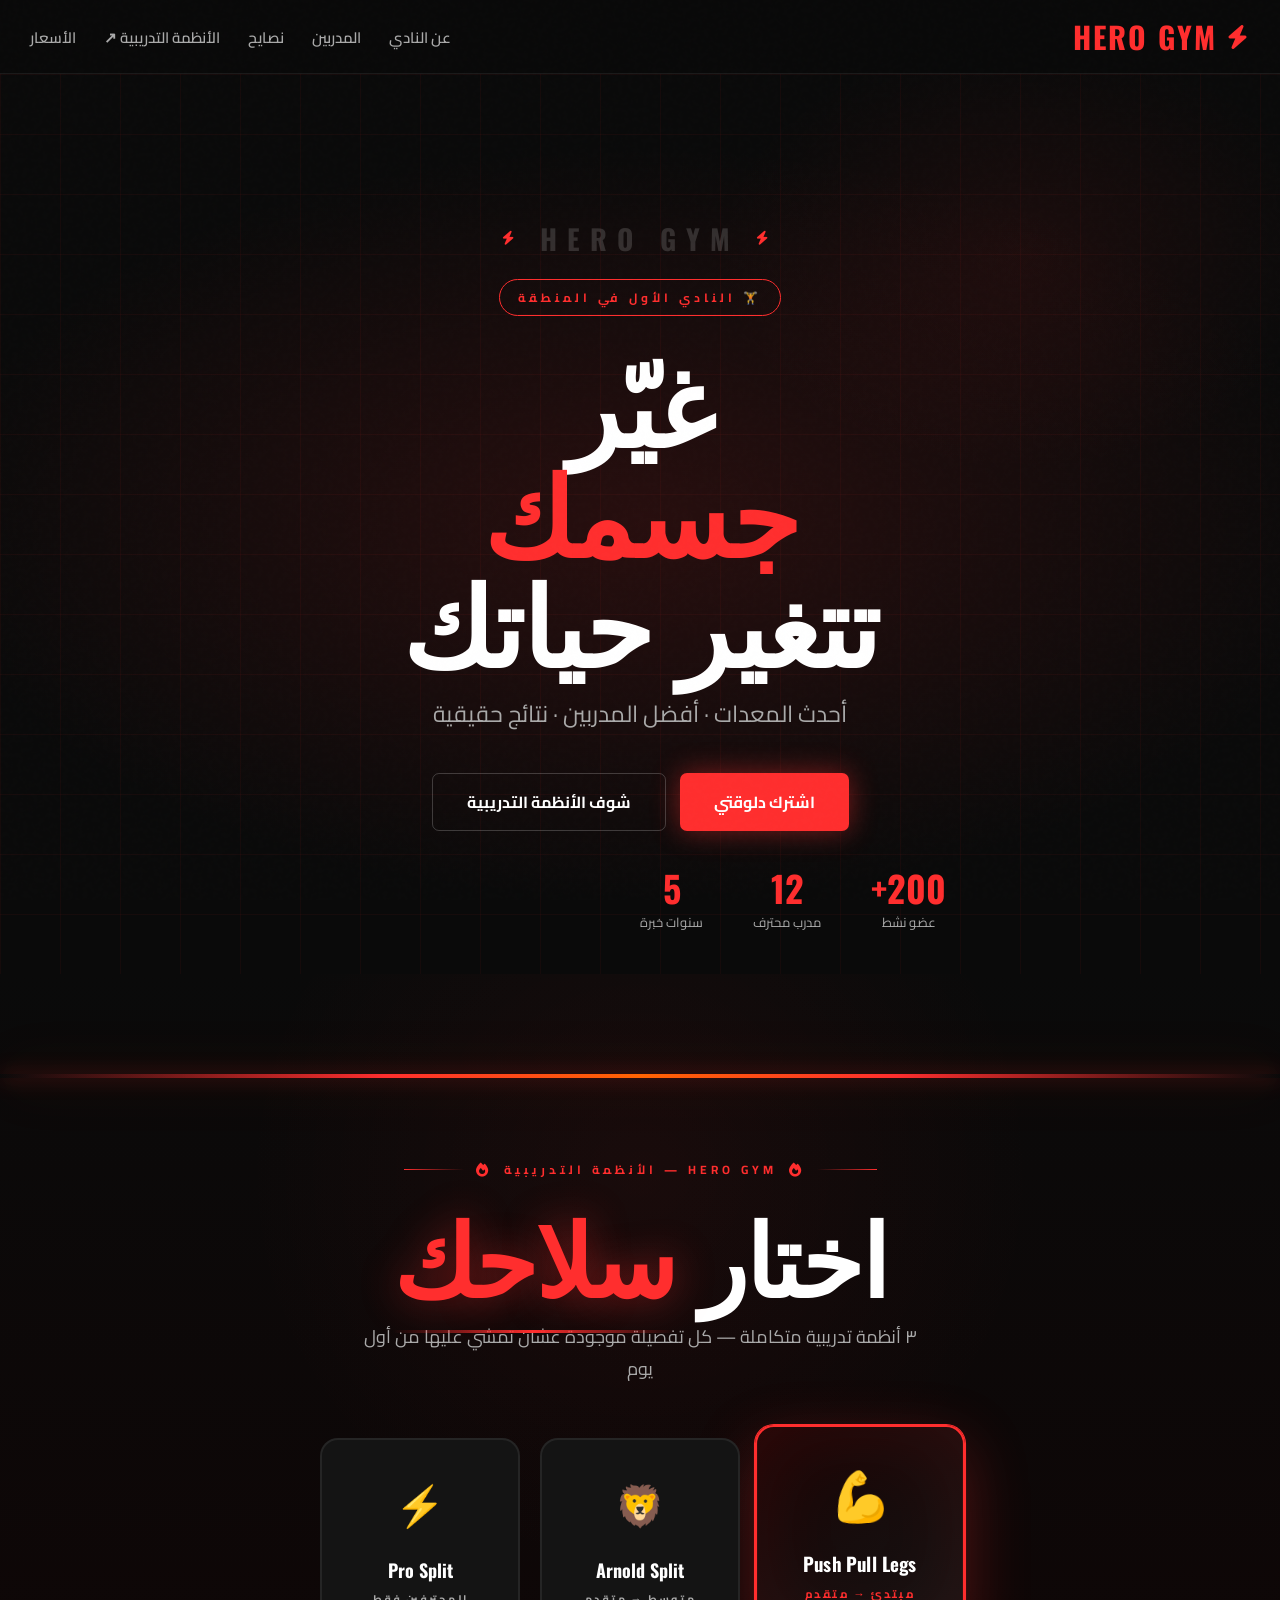
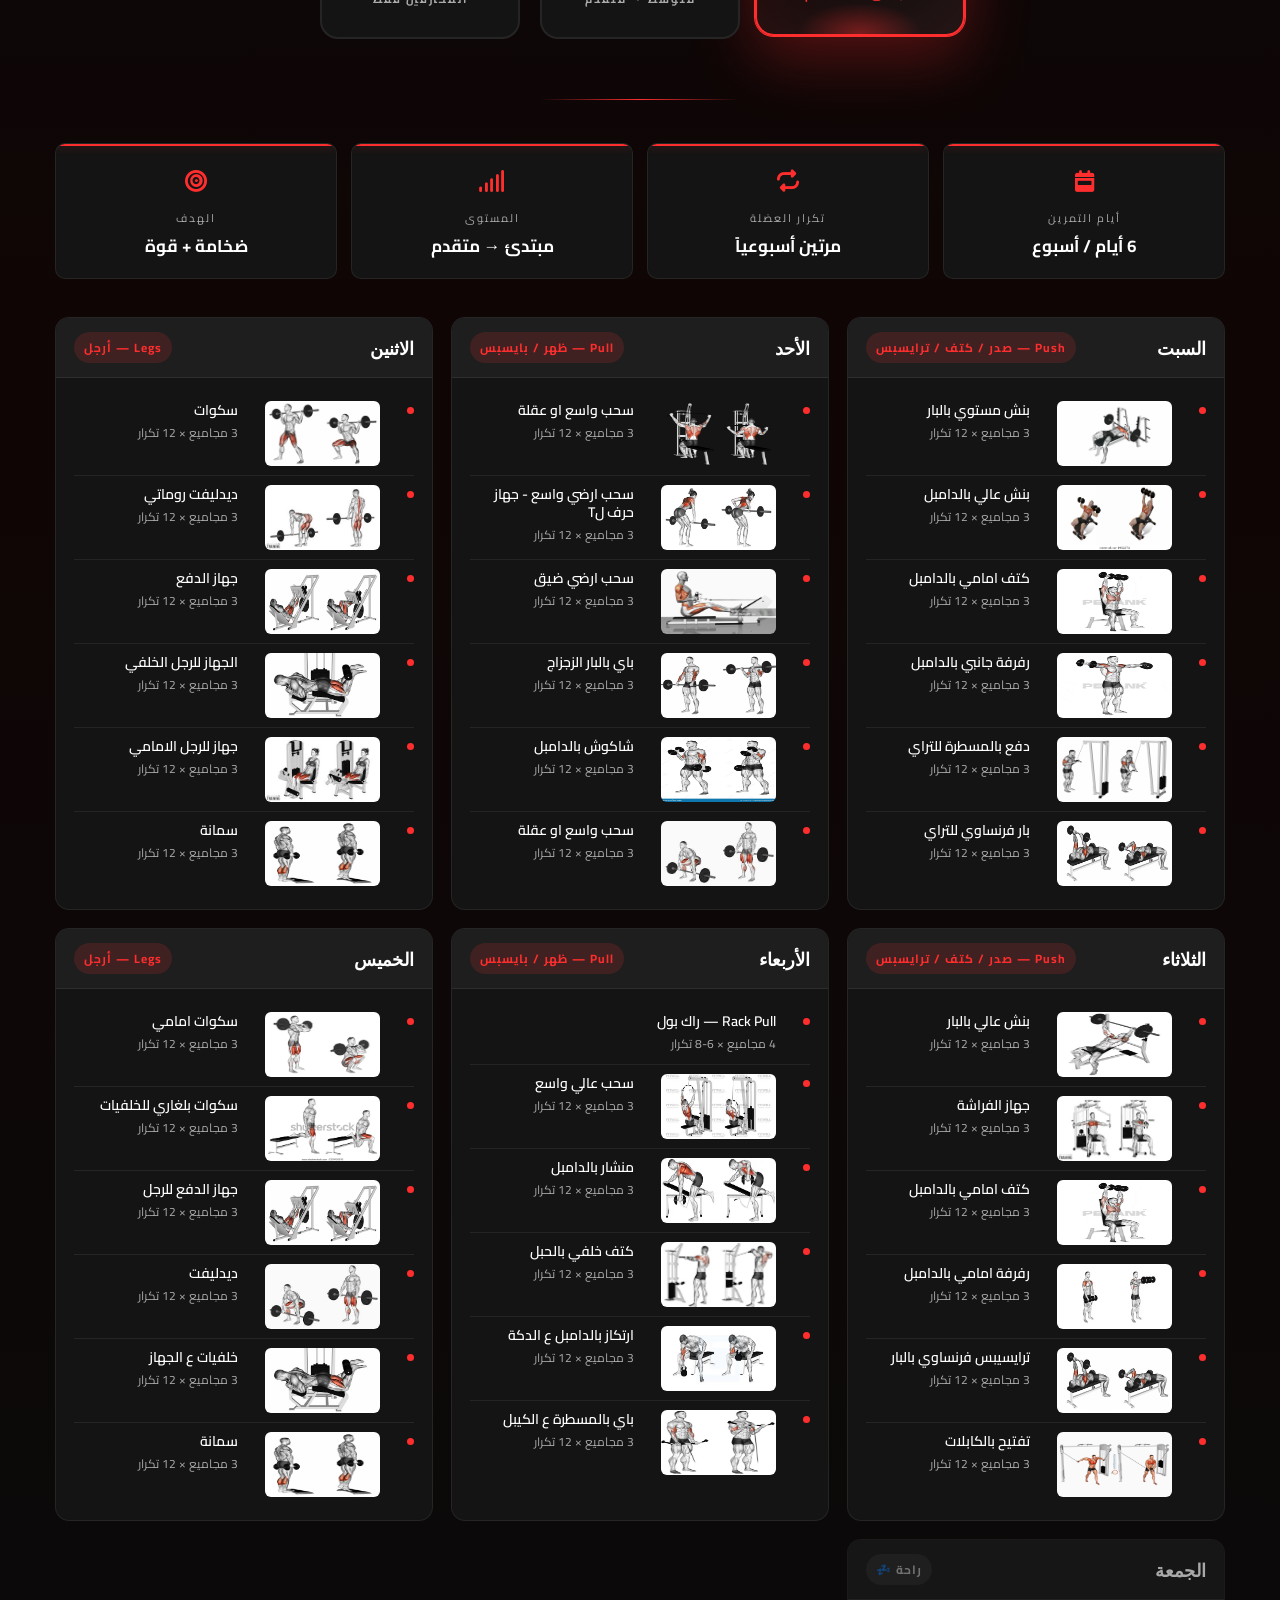
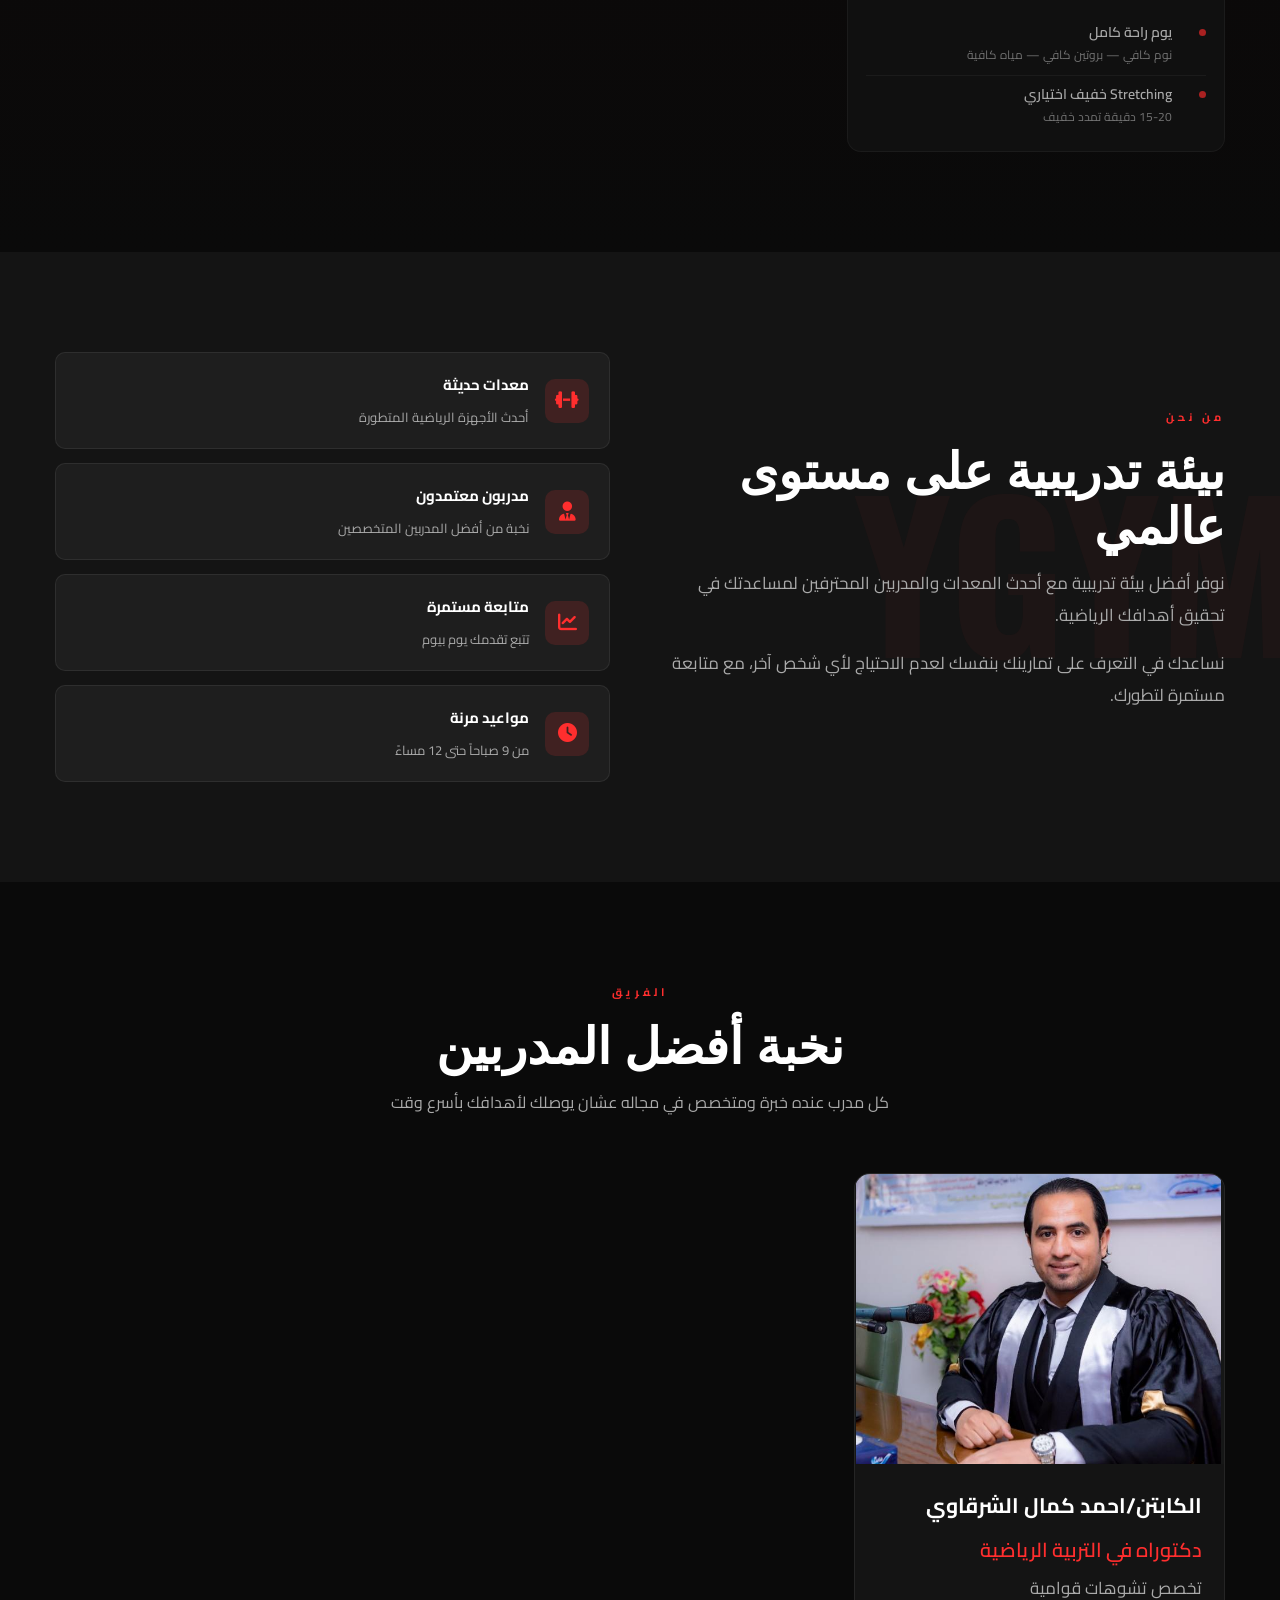
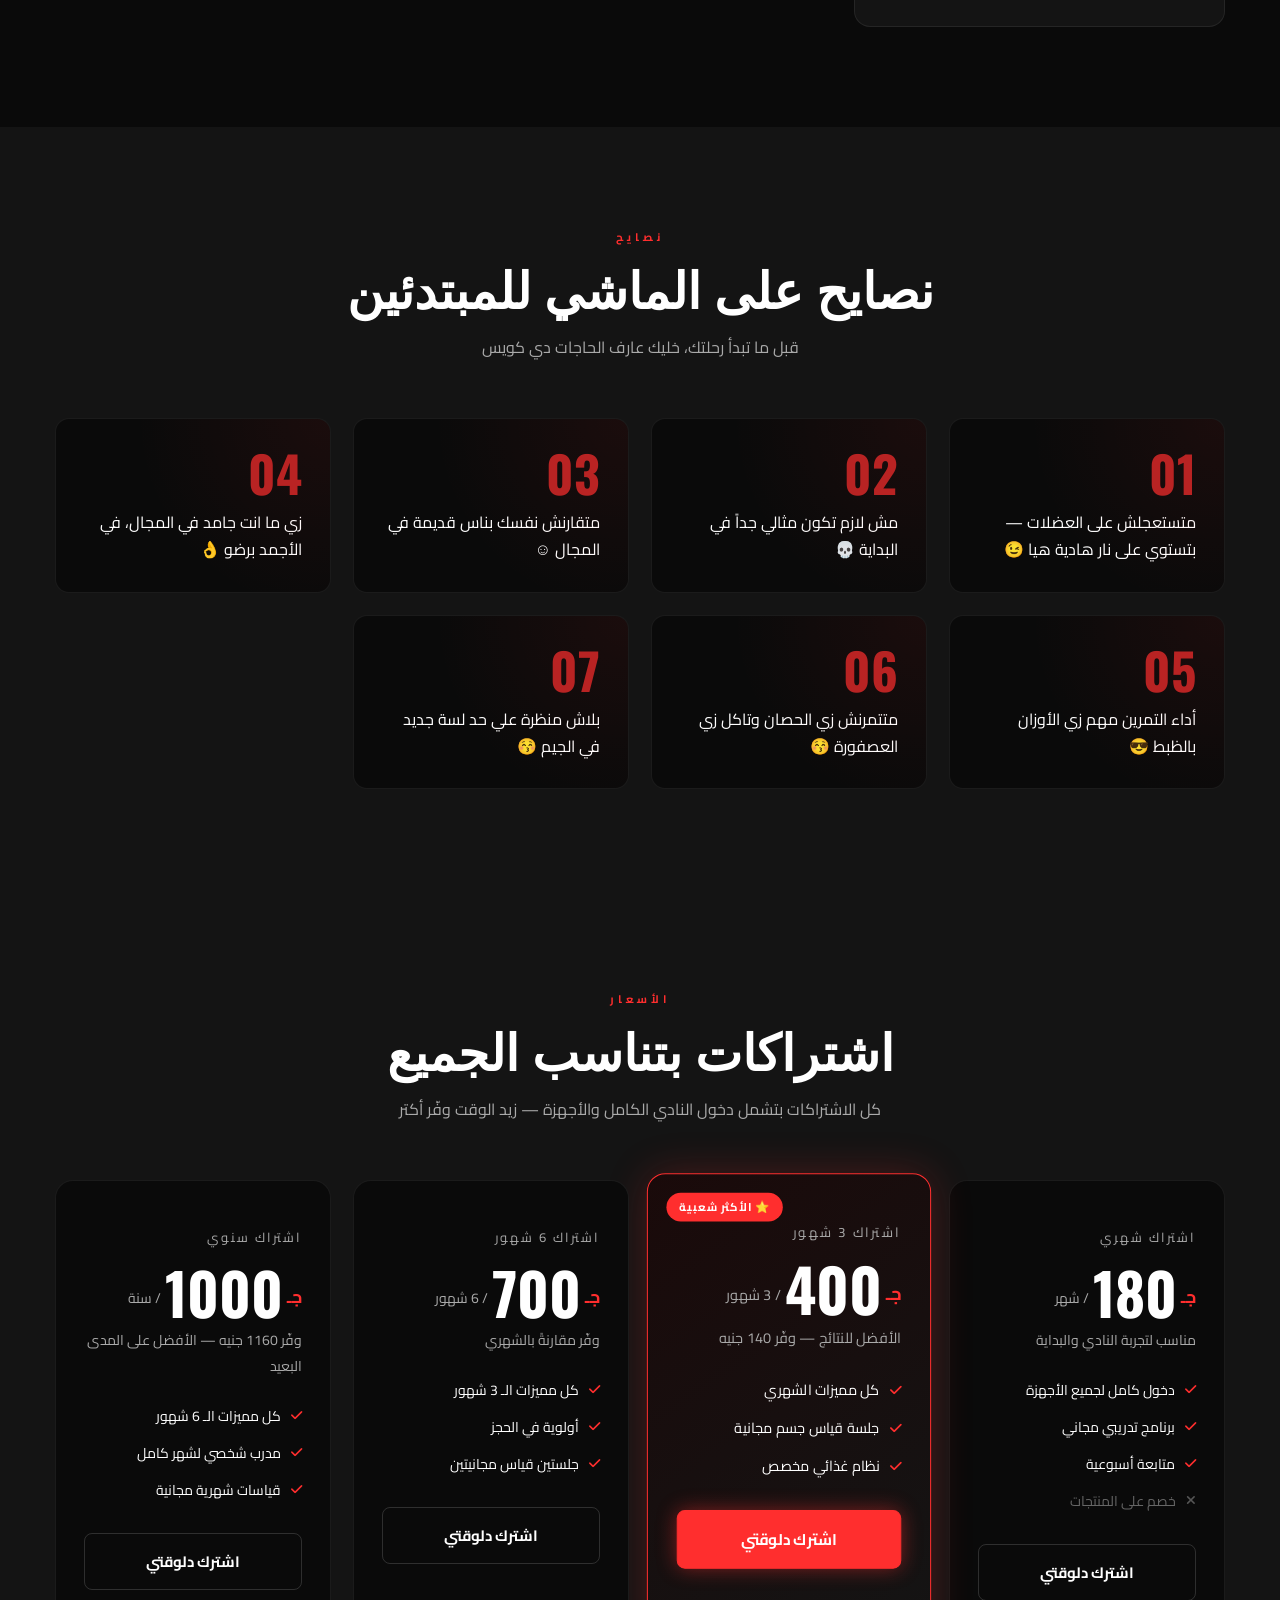
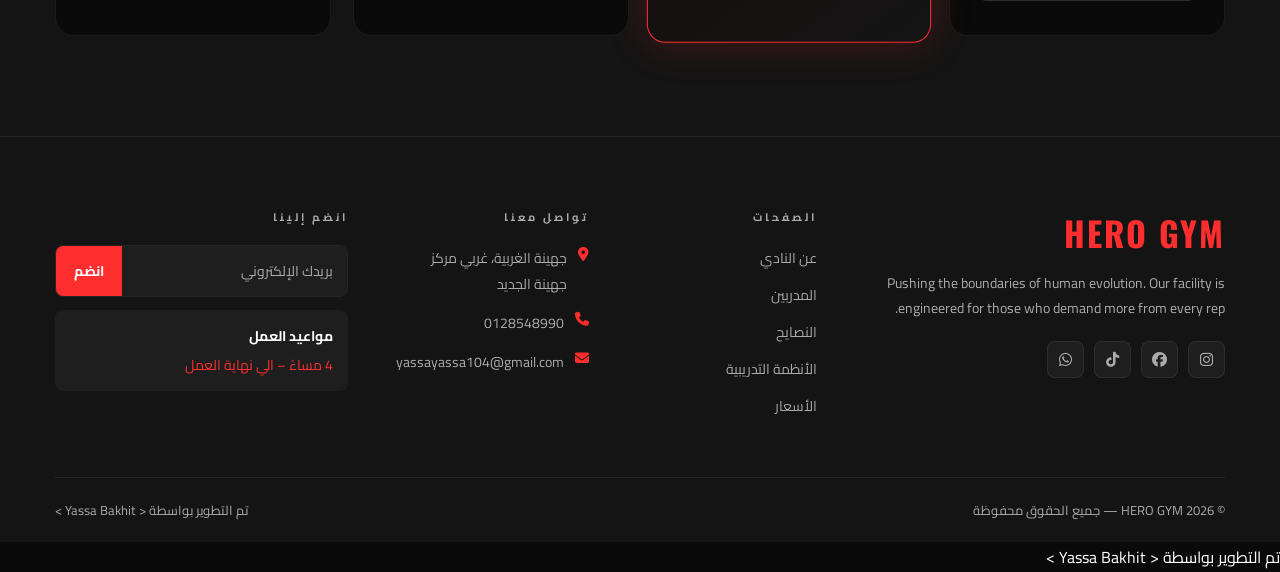
<file: index.html>
<!DOCTYPE html>
<html lang="ar" dir="rtl">
<head>
  <meta charset="UTF-8">
  <meta name="viewport" content="width=device-width, initial-scale=1.0">
  <title>HERO GYM</title>

  <!-- Fonts -->
  <link rel="preconnect" href="https://fonts.googleapis.com">
  <link rel="preconnect" href="https://fonts.gstatic.com" crossorigin>
  <link href="https://fonts.googleapis.com/css2?family=Oswald:wght@400;600;700&family=Cairo:wght@400;600;700&display=swap" rel="stylesheet">

  <!-- Icons -->
  <link rel="stylesheet" href="https://cdnjs.cloudflare.com/ajax/libs/font-awesome/6.5.0/css/all.min.css">

  <!-- Styles -->
  <link rel="stylesheet" href="style.css">
</head>
<body>

<!-- ── Progress bar ──────────────────────── -->
<div id="progressBar"></div>

<!-- ── Back to top ───────────────────────── -->
<button id="backTop" aria-label="الرجوع للأعلى">
  <i class="fa-solid fa-arrow-up"></i>
</button>

<!-- ════════════════════════════════════════
     HEADER
════════════════════════════════════════ -->
<header class="header">
  <div class="logo">
    <i class="fa-solid fa-bolt"></i>
    HERO GYM
  </div>
  <nav class="nav">
    <button class="toggle" id="toggle" aria-label="القائمة">
      <i class="fa-solid fa-bars"></i>
    </button>
    <ul id="navigation">
      <li><a href="#about">عن النادي</a></li>
      <li><a href="#trainers">المدربين</a></li>
      <li><a href="#tips">نصايح</a></li>
      <li><a href="systems.html">الأنظمة التدريبية ↗</a></li>
      <li><a href="#pricing">الأسعار</a></li>
    </ul>
  </nav>
</header>

<!-- ════════════════════════════════════════
     HERO
════════════════════════════════════════ -->
<section class="hero" id="home">
  <div class="hero-bg"></div>
  <div class="hero-grid"></div>
  <div class="hero-content">
    <div class="hero-gym-name">
      <i class="fa-solid fa-bolt"></i>
      HERO GYM
      <i class="fa-solid fa-bolt"></i>
    </div>
    <div class="hero-badge">🏋️ النادي الأول في المنطقة</div>
    <h1 class="hero-title">
      غيّر<br><span>جسمك</span><br>تتغير حياتك
    </h1>
    <p class="hero-subtitle">أحدث المعدات · أفضل المدربين · نتائج حقيقية</p>
    <div class="hero-actions">
      <button class="btn-primary" onclick="document.getElementById('pricing').scrollIntoView({behavior:'smooth'})">اشترك دلوقتي</button>
      <button class="btn-outline"  onclick="window.location.href='systems.html'">شوف الأنظمة التدريبية</button>
    </div>
  </div>
  <div class="stats-bar">
    <div class="stat"><div class="stat-num" data-target="200">0</div><div class="stat-label">عضو نشط</div></div>
    <div class="stat"><div class="stat-num" data-target="12">0</div><div class="stat-label">مدرب محترف</div></div>
    <div class="stat"><div class="stat-num" data-target="5">0</div><div class="stat-label">سنوات خبرة</div></div>
  </div>
</section>

<!-- ════════════════════════════════════════
     TRAINING SYSTEMS
════════════════════════════════════════ -->
<section class="systems" id="systems">

  <div class="systems-fire-top"></div>

  <div class="container">

    <div class="systems-mega-header reveal">
      <div class="systems-eyebrow">
        <span class="eyebrow-line"></span>
        <i class="fa-solid fa-fire"></i>
        <span>HERO GYM — الأنظمة التدريبية</span>
        <i class="fa-solid fa-fire"></i>
        <span class="eyebrow-line"></span>
      </div>
      <h2 class="systems-mega-title">اختار <span>سلاحك</span></h2>
      <p class="systems-mega-sub">٣ أنظمة تدريبية متكاملة — كل تفصيلة موجودة عشان تمشي عليها من أول يوم</p>

      <div class="system-picker">
        <div class="picker-card active" data-tab="ppl">
          <div class="picker-icon">💪</div>
          <div class="picker-name">Push Pull Legs</div>
          <div class="picker-level">مبتدئ → متقدم</div>
          <div class="picker-glow"></div>
        </div>
        <div class="picker-card" data-tab="arnold">
          <div class="picker-icon">🦁</div>
          <div class="picker-name">Arnold Split</div>
          <div class="picker-level">متوسط → متقدم</div>
          <div class="picker-glow"></div>
        </div>
        <div class="picker-card" data-tab="pro">
          <div class="picker-icon">⚡</div>
          <div class="picker-name">Pro Split</div>
          <div class="picker-level">المحترفين فقط</div>
          <div class="picker-glow"></div>
        </div>
      </div>
    </div>

    <div class="systems-tabs" style="display:none">
      <button class="tab-btn active" data-tab="ppl">Push Pull Legs</button>
      <button class="tab-btn"        data-tab="arnold">Arnold Split</button>
      <button class="tab-btn"        data-tab="pro">Pro Split</button>
    </div>

    <!-- ══ TAB 1: Push Pull Legs ══ -->
    <div class="tab-panel active" id="ppl">
      <div class="system-meta">
        <div class="meta-card"><div class="meta-icon"><i class="fa-solid fa-calendar-week"></i></div><div class="meta-label">أيام التمرين</div><div class="meta-value">6 أيام / أسبوع</div></div>
        <div class="meta-card"><div class="meta-icon"><i class="fa-solid fa-repeat"></i></div><div class="meta-label">تكرار العضلة</div><div class="meta-value">مرتين أسبوعياً</div></div>
        <div class="meta-card"><div class="meta-icon"><i class="fa-solid fa-signal"></i></div><div class="meta-label">المستوى</div><div class="meta-value">مبتدئ → متقدم</div></div>
        <div class="meta-card"><div class="meta-icon"><i class="fa-solid fa-bullseye"></i></div><div class="meta-label">الهدف</div><div class="meta-value">ضخامة + قوة</div></div>
      </div>
        <!-- زرار الرجوع للأيام كلها -->
        <div class="days-back-bar" style="display:none;">
          <button class="days-back-btn" onclick="resetDayCards(this)">
            <i class="fa-solid fa-arrow-right"></i>
            رجوع للأيام كلها
          </button>
          <span class="days-back-label"></span>
        </div>
      <div class="days-grid">

        <!-- السبت: Push -->
        <div class="day-card">
          <div class="day-header">
            <span class="day-name">السبت</span>
            <span class="day-muscle">Push — صدر / كتف / ترايسبس</span>
          </div>
          <div class="day-exercises">
            <div class="exercise-item"><div class="ex-dot"></div><img src="Images/Bench Press.webp" alt=""><div class="ex-info"><div class="ex-name">بنش مستوي بالبار</div><div class="ex-sets">3 مجاميع × 12 تكرار</div></div></div>
            <div class="exercise-item"><div class="ex-dot"></div><img src="Images/Incline Dumbbell Press.webp" alt=""><div class="ex-info"><div class="ex-name">بنش عالي بالدامبل </div><div class="ex-sets">3 مجاميع × 12 تكرار</div></div></div>
            <div class="exercise-item"><div class="ex-dot"></div><img src="Images/Dumbbell-Shoulder-Press2.gif" alt=""><div class="ex-info"><div class="ex-name">كتف امامي بالدامبل</div><div class="ex-sets">3 مجاميع × 12 تكرار</div></div></div>
            <div class="exercise-item"><div class="ex-dot"></div><img src="Images/Dumbbell-Lateral-Raise2.gif" alt=""><div class="ex-info"><div class="ex-name">رفرفة جانبي بالدامبل</div><div class="ex-sets">3 مجاميع × 12 تكرار</div></div></div>
            <div class="exercise-item"><div class="ex-dot"></div><img src="Images/Tricep Pushdown.webp" alt=""><div class="ex-info"><div class="ex-name">دفع بالمسطرة للتراي</div><div class="ex-sets">3 مجاميع × 12 تكرار</div></div></div>
            <div class="exercise-item"><div class="ex-dot"></div><img src="Images/Overhead Tricep Extension.png" alt=""><div class="ex-info"><div class="ex-name">بار فرنساوي للتراي</div><div class="ex-sets">3 مجاميع × 12 تكرار</div></div></div>
          </div>
        </div>

        <!-- الأحد: Pull -->
        <div class="day-card">
          <div class="day-header">
            <span class="day-name">الأحد</span>
            <span class="day-muscle">Pull — ظهر / بايسبس</span>
          </div>
          <div class="day-exercises">
            <div class="exercise-item"><div class="ex-dot"></div><img src="Images/Lat Pulldown.webp" alt=""><div class="ex-info"><div class="ex-name">سحب واسع او عقلة</div><div class="ex-sets">3 مجاميع × 12 تكرار</div></div></div>
            <div class="exercise-item"><div class="ex-dot"></div><img src="Images/Bent-Over Row.webp" alt=""><div class="ex-info"><div class="ex-name">سحب ارضي واسع - جهاز حرف لT</div><div class="ex-sets">3 مجاميع × 12 تكرار</div></div></div>
            <div class="exercise-item"><div class="ex-dot"></div><img src="Images/cablerow.jpg" alt=""><div class="ex-info"><div class="ex-name">سحب ارضي ضيق</div><div class="ex-sets">3 مجاميع × 12 تكرار</div></div></div>
            <div class="exercise-item"><div class="ex-dot"></div><img src="Images/Barbell Curl.png" alt=""><div class="ex-info"><div class="ex-name">باي بالبار الزجزاج</div><div class="ex-sets">3 مجاميع × 12 تكرار</div></div></div>
            <div class="exercise-item"><div class="ex-dot"></div><img src="Images/HammerCurl.jpg" alt=""><div class="ex-info"><div class="ex-name">شاكوش بالدامبل</div><div class="ex-sets">3 مجاميع × 12 تكرار</div></div></div>
            <div class="exercise-item"><div class="ex-dot"></div><img src="Images/Deadlift.jpg" alt=""><div class="ex-info"><div class="ex-name">سحب واسع او عقلة</div><div class="ex-sets">3 مجاميع × 12 تكرار</div></div></div>
          </div>
        </div>

        <!-- الاثنين: Legs -->
        <div class="day-card">
          <div class="day-header">
            <span class="day-name">الاثنين</span>
            <span class="day-muscle">Legs — أرجل</span>
          </div>
          <div class="day-exercises">
            <div class="exercise-item"><div class="ex-dot"></div><img src="Images/squat.webp" alt=""><div class="ex-info"><div class="ex-name">سكوات</div><div class="ex-sets">3 مجاميع × 12 تكرار</div></div></div>
            <div class="exercise-item"><div class="ex-dot"></div><img src="Images/Romanian Deadlift.jpg" alt=""><div class="ex-info"><div class="ex-name">ديدليفت روماتي</div><div class="ex-sets">3 مجاميع × 12 تكرار</div></div></div>
            <div class="exercise-item"><div class="ex-dot"></div><img src="Images/Leg Press.webp" alt=""><div class="ex-info"><div class="ex-name">جهاز الدفع</div><div class="ex-sets">3 مجاميع × 12 تكرار</div></div></div>
            <div class="exercise-item"><div class="ex-dot"></div><img src="Images/Leg Curl.jpg" alt=""><div class="ex-info"><div class="ex-name">الجهاز للرجل الخلفي</div><div class="ex-sets">3 مجاميع × 12 تكرار</div></div></div>
            <div class="exercise-item"><div class="ex-dot"></div><img src="Images/Leg Extension.jpg" alt=""><div class="ex-info"><div class="ex-name">جهاز للرجل الامامي</div><div class="ex-sets">3 مجاميع × 12 تكرار</div></div></div>
            <div class="exercise-item"><div class="ex-dot"></div><img src="Images/Calf Raise.webp" alt=""><div class="ex-info"><div class="ex-name">سمانة</div><div class="ex-sets">3 مجاميع × 12 تكرار</div></div></div>
          </div>
        </div>

        <!-- الثلاثاء: Push مرة تانية -->
        <div class="day-card">
          <div class="day-header">
            <span class="day-name">الثلاثاء</span>
            <span class="day-muscle">Push — صدر / كتف / ترايسبس</span>
          </div>
          <div class="day-exercises">
            <div class="exercise-item"><div class="ex-dot"></div><img src="Images/Incline Barbell Press.webp" alt=""><div class="ex-info"><div class="ex-name">بنش عالي بالبار</div><div class="ex-sets">3 مجاميع × 12 تكرار</div></div></div>
            <div class="exercise-item"><div class="ex-dot"></div><img src="Images/Butterfly device.webp" alt=""><div class="ex-info"><div class="ex-name">جهاز الفراشة</div><div class="ex-sets">3 مجاميع × 12 تكرار</div></div></div>
            <div class="exercise-item"><div class="ex-dot"></div><img src="Images/Dumbbell-Shoulder-Press2.gif" alt=""><div class="ex-info"><div class="ex-name">كتف امامي بالدامبل</div><div class="ex-sets">3 مجاميع × 12 تكرار</div></div></div>
            <div class="exercise-item"><div class="ex-dot"></div><img src="Images/Front Raise.webp" alt=""><div class="ex-info"><div class="ex-name">رفرفة امامي بالدامبل</div><div class="ex-sets">3 مجاميع × 12 تكرار</div></div></div>
            <div class="exercise-item"><div class="ex-dot"></div><img src="Images/Overhead Tricep Extension.png" alt=""><div class="ex-info"><div class="ex-name">ترايسيبس فرنساوي بالبار</div><div class="ex-sets">3 مجاميع × 12 تكرار</div></div></div>
            <div class="exercise-item"><div class="ex-dot"></div><img src="Images/Cable Chest Fly.jpg" alt=""><div class="ex-info"><div class="ex-name">تفتيح بالكابلات</div><div class="ex-sets">3 مجاميع × 12 تكرار</div></div></div>
          </div>
        </div>

        <!-- الأربعاء: Pull مرة تانية -->
        <div class="day-card">
          <div class="day-header">
            <span class="day-name">الأربعاء</span>
            <span class="day-muscle">Pull — ظهر / بايسبس</span>
          </div>
          <div class="day-exercises">
            <div class="exercise-item"><div class="ex-dot"></div><div class="ex-info"><div class="ex-name">Rack Pull — راك بول</div><div class="ex-sets">4 مجاميع × 6-8 تكرار</div></div></div>
            <div class="exercise-item"><div class="ex-dot"></div><img src="Images/Wide-Grip Pulldown.webp" alt=""><div class="ex-info"><div class="ex-name">سحب عالي واسع</div><div class="ex-sets">3 مجاميع × 12 تكرار</div></div></div>
            <div class="exercise-item"><div class="ex-dot"></div><img src="Images/One-Arm Dumbbell Row.webp" alt=""><div class="ex-info"><div class="ex-name">منشار بالدامبل</div><div class="ex-sets">3 مجاميع × 12 تكرار</div></div></div>
            <div class="exercise-item"><div class="ex-dot"></div><img src="Images/Face Pull.webp" alt=""><div class="ex-info"><div class="ex-name">كتف خلفي بالحبل</div><div class="ex-sets">3 مجاميع × 12 تكرار</div></div></div>
            <div class="exercise-item"><div class="ex-dot"></div><img src="Images/Concentration Curl.webp" alt=""><div class="ex-info"><div class="ex-name"> ارتكاز بالدامبل ع الدكة</div><div class="ex-sets">3 مجاميع × 12 تكرار</div></div></div>
            <div class="exercise-item"><div class="ex-dot"></div><img src="Images/Cable Curl.jpg" alt=""><div class="ex-info"><div class="ex-name">باي بالمسطرة ع الكيبل</div><div class="ex-sets">3 مجاميع × 12 تكرار</div></div></div>
          </div>
        </div>

        <!-- الخميس: Legs مرة تانية -->
        <div class="day-card">
          <div class="day-header">
            <span class="day-name">الخميس</span>
            <span class="day-muscle">Legs — أرجل</span>
          </div>
          <div class="day-exercises">
            <div class="exercise-item"><div class="ex-dot"></div><img src="Images/Front Squat.webp" alt=""><div class="ex-info"><div class="ex-name">سكوات امامي</div><div class="ex-sets">3 مجاميع × 12 تكرار</div></div></div>
            <div class="exercise-item"><div class="ex-dot"></div><img src="Images/Bulgarian Split Squat.webp" alt=""><div class="ex-info"><div class="ex-name"> سكوات بلغاري للخلفيات </div><div class="ex-sets">3 مجاميع × 12 تكرار</div></div></div>
            <div class="exercise-item"><div class="ex-dot"></div><img src="Images/Leg Press.webp" alt=""><div class="ex-info"><div class="ex-name">جهاز الدفع للرجل</div><div class="ex-sets">3 مجاميع × 12 تكرار</div></div></div>
            <div class="exercise-item"><div class="ex-dot"></div><img src="Images/Deadlift.jpg" alt=""><div class="ex-info"><div class="ex-name"> ديدليفت</div><div class="ex-sets">3 مجاميع × 12 تكرار</div></div></div>
            <div class="exercise-item"><div class="ex-dot"></div><img src="Images/Leg Curl.jpg" alt=""><div class="ex-info"><div class="ex-name">خلفيات ع الجهاز </div><div class="ex-sets">3 مجاميع × 12 تكرار</div></div></div>
            <div class="exercise-item"><div class="ex-dot"></div><img src="Images/Calf Raise.webp" alt=""><div class="ex-info"><div class="ex-name">سمانة</div><div class="ex-sets">3 مجاميع × 12 تكرار</div></div></div>
          </div>
        </div>

        <!-- الجمعة: راحة -->
        <div class="day-card rest-day">
          <div class="day-header">
            <span class="day-name">الجمعة</span>
            <span class="day-muscle rest">راحة 💤</span>
          </div>
          <div class="day-exercises">
            <div class="exercise-item"><div class="ex-dot"></div><div class="ex-info"><div class="ex-name">يوم راحة كامل</div><div class="ex-sets">نوم كافي — بروتين كافي — مياه كافية</div></div></div>
            <div class="exercise-item"><div class="ex-dot"></div><div class="ex-info"><div class="ex-name">Stretching خفيف اختياري</div><div class="ex-sets">15-20 دقيقة تمدد خفيف</div></div></div>
          </div>
        </div>

      </div><!-- /days-grid PPL -->
    </div><!-- /tab-panel PPL -->

    <!-- ══ TAB 2: Arnold Split ══ -->
    <div class="tab-panel" id="arnold">
      <div class="system-meta">
        <div class="meta-card"><div class="meta-icon"><i class="fa-solid fa-calendar-week"></i></div><div class="meta-label">أيام التمرين</div><div class="meta-value">6 أيام / أسبوع</div></div>
        <div class="meta-card"><div class="meta-icon"><i class="fa-solid fa-repeat"></i></div><div class="meta-label">تكرار العضلة</div><div class="meta-value">مرتين أسبوعياً</div></div>
        <div class="meta-card"><div class="meta-icon"><i class="fa-solid fa-signal"></i></div><div class="meta-label">المستوى</div><div class="meta-value">متوسط → متقدم</div></div>
        <div class="meta-card"><div class="meta-icon"><i class="fa-solid fa-bullseye"></i></div><div class="meta-label">الهدف</div><div class="meta-value">ضخامة كاملة</div></div>
      </div>
        <!-- زرار الرجوع للأيام كلها -->
        <div class="days-back-bar" style="display:none;">
          <button class="days-back-btn" onclick="resetDayCards(this)">
            <i class="fa-solid fa-arrow-right"></i>
            رجوع للأيام كلها
          </button>
          <span class="days-back-label"></span>
        </div>
      <div class="days-grid">

        <!-- السبت: صدر + ظهر -->
        <div class="day-card">
          <div class="day-header">
            <span class="day-name">السبت</span>
            <span class="day-muscle">صدر + ظهر</span>
          </div>
          <div class="day-exercises">
            <div class="exercise-item"><div class="ex-dot"></div><img src="Images/Bench Press.webp" alt=""><div class="ex-info"><div class="ex-name">بنش مستوي بالبار</div><div class="ex-sets">3 مجاميع × 12 تكرار</div></div></div>            
            <div class="exercise-item"><div class="ex-dot"></div><img src="Images/Incline Dumbbell Press.webp" alt=""><div class="ex-info"><div class="ex-name">بنش عالي بالدامبل</div><div class="ex-sets">3 مجاميع × 12 تكرار</div></div></div>
            <div class="exercise-item"><div class="ex-dot"></div><img src="Images/Butterfly device.webp" alt=""><div class="ex-info"><div class="ex-name">جهاز الفراشة</div><div class="ex-sets">3 مجاميع × 12 تكرار</div></div></div>
            <div class="exercise-item"><div class="ex-dot"></div><img src="Images/Lat Pulldown.webp" alt=""><div class="ex-info"><div class="ex-name">سحب علوي للضهر</div><div class="ex-sets">3 مجاميع × 12 تكرار</div></div></div>
            <div class="exercise-item"><div class="ex-dot"></div><img src="Images/Bent-Over Row.webp" alt=""><div class="ex-info"><div class="ex-name">سحب ارضي واسع</div><div class="ex-sets">3 مجاميع × 12 تكرار</div></div></div>
            <div class="exercise-item"><div class="ex-dot"></div><img src="Images/One-Arm Dumbbell Row.webp" alt=""><div class="ex-info"><div class="ex-name">منشار بالدامبل</div><div class="ex-sets">3 مجاميع × 12 تكرار</div></div></div>
            <div class="exercise-item"><div class="ex-dot"></div><img src="Images/oneHandpullove.webp" alt=""><div class="ex-info"><div class="ex-name">سحب عالي فردي للضهر</div><div class="ex-sets">3 مجاميع × 12 تكرار</div></div></div>
          </div>
        </div>

        <!-- الأحد: كتف + أذرع -->
        <div class="day-card">
          <div class="day-header">
            <span class="day-name">الأحد</span>
            <span class="day-muscle">كتف + أذرع</span>
          </div>
          <div class="day-exercises">
            <div class="exercise-item"><div class="ex-dot"></div><img src="Images/Dumbbell-Shoulder-Press2.gif" alt=""><div class="ex-info"><div class="ex-name">كتف امامي بالدامبل</div><div class="ex-sets">3 مجاميع × 12 تكرار</div></div></div>            
            <div class="exercise-item"><div class="ex-dot"></div><img src="Images/Lateral Raises.webp" alt=""><div class="ex-info"><div class="ex-name">رفرفة جانبي بالدامبل</div><div class="ex-sets">3 مجاميع × 12 تكرار</div></div></div>
            <div class="exercise-item"><div class="ex-dot"></div><img src="Images/Rear shoulder on the machine.webp" alt=""><div class="ex-info"><div class="ex-name">كتف خلفي بالجهاز</div><div class="ex-sets">3 مجاميع × 12 تكرار</div></div></div>
            <div class="exercise-item"><div class="ex-dot"></div><img src="Images/Cable Curl.jpg" alt=""><div class="ex-info"><div class="ex-name">باي بالمسطرة ع الكيبل</div><div class="ex-sets">3 مجاميع × 12 تكرار</div></div></div>
            <div class="exercise-item"><div class="ex-dot"></div><img src="Images/Dumbbell curl mael.webp" alt=""><div class="ex-info"><div class="ex-name">باي ع الدكة</div><div class="ex-sets">3 مجاميع × 12 تكرار</div></div></div>
            <div class="exercise-item"><div class="ex-dot"></div><img src="Images/Overhead Tricep Extension.png" alt=""><div class="ex-info"><div class="ex-name">ترايسيبس فرنساوي</div><div class="ex-sets">3 مجاميع × 12 تكرار</div></div></div>
            <div class="exercise-item"><div class="ex-dot"></div><img src="Images/Tricep Pushdown.webp" alt=""><div class="ex-info"><div class="ex-name">ترايسيبس بالمسطرة ع الكيبل</div><div class="ex-sets">3 مجاميع × 12 تكرار</div></div></div>
          </div>
        </div>

        <!-- الاثنين: أرجل -->
        <div class="day-card">
          <div class="day-header">
            <span class="day-name">الاثنين</span>
            <span class="day-muscle">أرجل كاملة</span>
          </div>
          <div class="day-exercises">
            <div class="exercise-item"><div class="ex-dot"></div><img src="Images/squat.webp" alt=""><div class="ex-info"><div class="ex-name">سكوات</div><div class="ex-sets">3 مجاميع × 12 تكرار</div></div></div>
            <div class="exercise-item"><div class="ex-dot"></div><img src="Images/Romanian Deadlift.jpg" alt=""><div class="ex-info"><div class="ex-name">ديدليفت روماتي</div><div class="ex-sets">3 مجاميع × 12 تكرار</div></div></div>
            <div class="exercise-item"><div class="ex-dot"></div><img src="Images/Leg Press.webp" alt=""><div class="ex-info"><div class="ex-name">جهاز الدفع</div><div class="ex-sets">3 مجاميع × 12 تكرار</div></div></div>
            <div class="exercise-item"><div class="ex-dot"></div><img src="Images/Leg Curl.jpg" alt=""><div class="ex-info"><div class="ex-name">الجهاز للرجل الخلفي</div><div class="ex-sets">3 مجاميع × 12 تكرار</div></div></div>
            <div class="exercise-item"><div class="ex-dot"></div><img src="Images/Leg Extension.jpg" alt=""><div class="ex-info"><div class="ex-name">جهاز للرجل الامامي</div><div class="ex-sets">3 مجاميع × 12 تكرار</div></div></div>
            <div class="exercise-item"><div class="ex-dot"></div><img src="Images/Calf Raise.webp" alt=""><div class="ex-info"><div class="ex-name">سمانة</div><div class="ex-sets">3 مجاميع × 12 تكرار</div></div></div>
          </div>
        </div>

        <!-- الثلاثاء: صدر + ظهر (تكرار) -->
        <div class="day-card">
          <div class="day-header">
            <span class="day-name">الثلاثاء</span>
            <span class="day-muscle">صدر + ظهر</span>
          </div>
          <div class="day-exercises">
            <div class="exercise-item"><div class="ex-dot"></div><img src="Images/Bench Press.webp" alt=""><div class="ex-info"><div class="ex-name">بنش مستوي بالبار</div><div class="ex-sets">3 مجاميع × 12 تكرار</div></div></div>            
            <div class="exercise-item"><div class="ex-dot"></div><img src="Images/Incline Dumbbell Press.webp" alt=""><div class="ex-info"><div class="ex-name">بنش عالي بالدامبل</div><div class="ex-sets">3 مجاميع × 12 تكرار</div></div></div>
            <div class="exercise-item"><div class="ex-dot"></div><img src="Images/Dumbbell Flyes.png" alt=""><div class="ex-info"><div class="ex-name">تفتيح بالدامبل</div><div class="ex-sets">3 مجاميع × 12 تكرار</div></div></div>
            <div class="exercise-item"><div class="ex-dot"></div><img src="Images/Lat Pulldown.webp" alt=""><div class="ex-info"><div class="ex-name">سحب علوي للضهر</div><div class="ex-sets">3 مجاميع × 12 تكرار</div></div></div>
            <div class="exercise-item"><div class="ex-dot"></div><img src="Images/cablerow.jpg" alt=""><div class="ex-info"><div class="ex-name">سحب ارضي ضيق</div><div class="ex-sets">3 مجاميع × 12 تكرار</div></div></div>
            <div class="exercise-item"><div class="ex-dot"></div><img src="Images/oneHandpullove.webp" alt=""><div class="ex-info"><div class="ex-name">سحب عالي ع الكيبل قاعد</div><div class="ex-sets">3 مجاميع × 12 تكرار</div></div></div>
            <div class="exercise-item"><div class="ex-dot"></div><img src="Images/oneHandpullove.webp" alt=""><div class="ex-info"><div class="ex-name">سحب عالي فردي للضهر</div><div class="ex-sets">3 مجاميع × 12 تكرار</div></div></div>
          </div>
        </div>

        <!-- الأربعاء: كتف + أذرع (تكرار) -->
        <div class="day-card">
          <div class="day-header">
            <span class="day-name">الأربعاء</span>
            <span class="day-muscle">كتف + أذرع</span>
          </div>
          <div class="day-exercises">
            <div class="exercise-item"><div class="ex-dot"></div><img src="Images/Dumbbell-Shoulder-Press2.gif" alt=""><div class="ex-info"><div class="ex-name">كتف امامي بالدامبل</div><div class="ex-sets">3 مجاميع × 12 تكرار</div></div></div>            
            <div class="exercise-item"><div class="ex-dot"></div><img src="Images/Lateral Raises.webp" alt=""><div class="ex-info"><div class="ex-name">رفرفة جانبي بالدامبل</div><div class="ex-sets">3 مجاميع × 12 تكرار</div></div></div>
            <div class="exercise-item"><div class="ex-dot"></div><img src="Images/Rear shoulder on the machine.webp" alt=""><div class="ex-info"><div class="ex-name">كتف خلفي بالجهاز</div><div class="ex-sets">3 مجاميع × 12 تكرار</div></div></div>
            <div class="exercise-item"><div class="ex-dot"></div><img src="Images/Cable Curl.jpg" alt=""><div class="ex-info"><div class="ex-name">باي بالمسطرة ع الكيبل</div><div class="ex-sets">3 مجاميع × 12 تكرار</div></div></div>
            <div class="exercise-item"><div class="ex-dot"></div><img src="Images/Dumbbell curl mael.webp" alt=""><div class="ex-info"><div class="ex-name">باي ع الدكة</div><div class="ex-sets">3 مجاميع × 12 تكرار</div></div></div>
            <div class="exercise-item"><div class="ex-dot"></div><img src="Images/Overhead Tricep Extension.png" alt=""><div class="ex-info"><div class="ex-name">ترايسيبس فرنساوي</div><div class="ex-sets">3 مجاميع × 12 تكرار</div></div></div>
            <div class="exercise-item"><div class="ex-dot"></div><img src="Images/Tricep Pushdown.webp" alt=""><div class="ex-info"><div class="ex-name">ترايسيبس بالمسطرة ع الكيبل</div><div class="ex-sets">3 مجاميع × 12 تكرار</div></div></div>
          </div>
        </div>

        <!-- الخميس: أرجل (تكرار) -->
        <div class="day-card">
          <div class="day-header">
            <span class="day-name">الخميس</span>
            <span class="day-muscle">(اختياري) رجل كاملة</span>
          </div>
          <div class="day-exercises">
            <div class="exercise-item"><div class="ex-dot"></div><img src="Images/squat.webp" alt=""><div class="ex-info"><div class="ex-name">سكوات</div><div class="ex-sets">3 مجاميع × 12 تكرار</div></div></div>
            <div class="exercise-item"><div class="ex-dot"></div><img src="Images/Romanian Deadlift.jpg" alt=""><div class="ex-info"><div class="ex-name">ديدليفت روماتي</div><div class="ex-sets">3 مجاميع × 12 تكرار</div></div></div>
            <div class="exercise-item"><div class="ex-dot"></div><img src="Images/Leg Press.webp" alt=""><div class="ex-info"><div class="ex-name">جهاز الدفع</div><div class="ex-sets">3 مجاميع × 12 تكرار</div></div></div>
            <div class="exercise-item"><div class="ex-dot"></div><img src="Images/Leg Curl.jpg" alt=""><div class="ex-info"><div class="ex-name">الجهاز للرجل الخلفي</div><div class="ex-sets">3 مجاميع × 12 تكرار</div></div></div>
            <div class="exercise-item"><div class="ex-dot"></div><img src="Images/Leg Extension.jpg" alt=""><div class="ex-info"><div class="ex-name">جهاز للرجل الامامي</div><div class="ex-sets">3 مجاميع × 12 تكرار</div></div></div>
            <div class="exercise-item"><div class="ex-dot"></div><img src="Images/Calf Raise.webp" alt=""><div class="ex-info"><div class="ex-name">سمانة</div><div class="ex-sets">3 مجاميع × 12 تكرار</div></div></div>
          </div>
        </div>

        <!-- الجمعة: راحة -->
        <div class="day-card rest-day">
          <div class="day-header">
            <span class="day-name">الجمعة</span>
            <span class="day-muscle rest">راحة 💤</span>
          </div>
          <div class="day-exercises">
            <div class="exercise-item"><div class="ex-dot"></div><div class="ex-info"><div class="ex-name">يوم راحة كامل</div><div class="ex-sets">العضلة بتتبني في الراحة مش في التمرين</div></div></div>
          </div>
        </div>

      </div><!-- /days-grid Arnold -->
    </div><!-- /tab-panel Arnold -->

    <!-- ══ TAB 3: Pro Split ══ -->
    <div class="tab-panel" id="pro">
      <div class="system-meta">
        <div class="meta-card"><div class="meta-icon"><i class="fa-solid fa-calendar-week"></i></div><div class="meta-label">أيام التمرين</div><div class="meta-value">5 أيام / أسبوع</div></div>
        <div class="meta-card"><div class="meta-icon"><i class="fa-solid fa-repeat"></i></div><div class="meta-label">تكرار العضلة</div><div class="meta-value">مرة أسبوعياً</div></div>
        <div class="meta-card"><div class="meta-icon"><i class="fa-solid fa-signal"></i></div><div class="meta-label">المستوى</div><div class="meta-value">مبتدئ → متوسط</div></div>
        <div class="meta-card"><div class="meta-icon"><i class="fa-solid fa-bullseye"></i></div><div class="meta-label">الهدف</div><div class="meta-value">تشكيل + ضخامة</div></div>
      </div>
        <!-- زرار الرجوع للأيام كلها -->
        <div class="days-back-bar" style="display:none;">
          <button class="days-back-btn" onclick="resetDayCards(this)">
            <i class="fa-solid fa-arrow-right"></i>
            رجوع للأيام كلها
          </button>
          <span class="days-back-label"></span>
        </div>
      <div class="days-grid">

        <!-- السبت: صدر -->
        <div class="day-card">
          <div class="day-header">
            <span class="day-name">السبت</span>
            <span class="day-muscle">صدر — Chest Day</span>
          </div>
          <div class="day-exercises">
            <div class="exercise-item"><div class="ex-dot"></div><img src="Images/Bench Press.webp" alt=""><div class="ex-info"><div class="ex-name">بنش مستوي بالبار</div><div class="ex-sets">3 مجاميع × 12 تكرار</div></div></div>            
            <div class="exercise-item"><div class="ex-dot"></div><img src="Images/Incline Dumbbell Press.webp" alt=""><div class="ex-info"><div class="ex-name">بنش عالي بالدامبل</div><div class="ex-sets">3 مجاميع × 12 تكرار</div></div></div>
            <div class="exercise-item"><div class="ex-dot"></div><img src="Images/Dumbbell Flyes.png" alt=""><div class="ex-info"><div class="ex-name">تفتيح بالدامبل</div><div class="ex-sets">3 مجاميع × 12 تكرار</div></div></div>
            <div class="exercise-item"><div class="ex-dot"></div><img src="Images/Butterfly device.webp" alt=""><div class="ex-info"><div class="ex-name">جهاز الفراشة</div><div class="ex-sets">3 مجاميع × 12 تكرار</div></div></div>
            <div class="exercise-item"><div class="ex-dot"></div><img src="Images/Cable Chest Fly.jpg" alt=""><div class="ex-info"><div class="ex-name">كابلات</div><div class="ex-sets">3 مجاميع × 12 تكرار</div></div></div>
          </div>
        </div>

        <!-- الأحد: ظهر -->
        <div class="day-card">
          <div class="day-header">
            <span class="day-name">الأحد</span>
            <span class="day-muscle">ظهر — Back Day</span>
          </div>
          <div class="day-exercises">
            <div class="exercise-item"><div class="ex-dot"></div><img src="Images/Bent-Over Row.webp" alt=""><div class="ex-info"><div class="ex-name">سحب ارضي واسع</div><div class="ex-sets">3 مجاميع × 12 تكرار</div></div></div>
            <div class="exercise-item"><div class="ex-dot"></div><img src="Images/LatPullDownDeak.png" alt=""><div class="ex-info"><div class="ex-name">سحب عالي ضيق</div><div class="ex-sets">3 مجاميع × 12 تكرار</div></div></div>
            <div class="exercise-item"><div class="ex-dot"></div><img src="Images/Lat Pulldown.webp" alt=""><div class="ex-info"><div class="ex-name">سحب علوي للضهر</div><div class="ex-sets">3 مجاميع × 12 تكرار</div></div></div>
            <div class="exercise-item"><div class="ex-dot"></div><img src="Images/cablerow.jpg" alt=""><div class="ex-info"><div class="ex-name">سحب ارضي ضيق</div><div class="ex-sets">3 مجاميع × 12 تكرار</div></div></div>
            <div class="exercise-item"><div class="ex-dot"></div><img src="Images/oneHandpullove.webp" alt=""><div class="ex-info"><div class="ex-name">سحب عالي ع الكيبل قاعد</div><div class="ex-sets">3 مجاميع × 12 تكرار</div></div></div>
            <div class="exercise-item"><div class="ex-dot"></div><img src="Images/oneHandpullove.webp" alt=""><div class="ex-info"><div class="ex-name">سحب عالي فردي للضهر</div><div class="ex-sets">3 مجاميع × 12 تكرار</div></div></div>
            <div class="exercise-item"><div class="ex-dot"></div><img src="Images/Traps.jpg" alt=""><div class="ex-info"><div class="ex-name"> ترابيس</div><div class="ex-sets">3 مجاميع × 12 تكرار</div></div></div>
          </div>
        </div>

        <!-- الاثنين: أرجل -->
        <div class="day-card">
          <div class="day-header">
            <span class="day-name">الاثنين</span>
            <span class="day-muscle">أرجل — Leg Day</span>
          </div>
          <div class="day-exercises">
            <div class="exercise-item"><div class="ex-dot"></div><img src="Images/squat.webp" alt=""><div class="ex-info"><div class="ex-name">سكوات</div><div class="ex-sets">3 مجاميع × 12 تكرار</div></div></div>
            <div class="exercise-item"><div class="ex-dot"></div><img src="Images/Romanian Deadlift.jpg" alt=""><div class="ex-info"><div class="ex-name">ديدليفت روماتي</div><div class="ex-sets">3 مجاميع × 12 تكرار</div></div></div>
            <div class="exercise-item"><div class="ex-dot"></div><img src="Images/Leg Press.webp" alt=""><div class="ex-info"><div class="ex-name">جهاز الدفع</div><div class="ex-sets">3 مجاميع × 12 تكرار</div></div></div>
            <div class="exercise-item"><div class="ex-dot"></div><img src="Images/Leg Curl.jpg" alt=""><div class="ex-info"><div class="ex-name">الجهاز للرجل الخلفي</div><div class="ex-sets">3 مجاميع × 12 تكرار</div></div></div>
            <div class="exercise-item"><div class="ex-dot"></div><img src="Images/Leg Extension.jpg" alt=""><div class="ex-info"><div class="ex-name">جهاز للرجل الامامي</div><div class="ex-sets">3 مجاميع × 12 تكرار</div></div></div>
            <div class="exercise-item"><div class="ex-dot"></div><img src="Images/Calf Raise.webp" alt=""><div class="ex-info"><div class="ex-name">سمانة</div><div class="ex-sets">3 مجاميع × 12 تكرار</div></div></div>
          </div>
        </div>

        <!-- الثلاثاء: راحة -->
        <div class="day-card rest-day">
          <div class="day-header">
            <span class="day-name">الثلاثاء</span>
            <span class="day-muscle rest">راحة 💤</span>
          </div>
          <div class="day-exercises">
            <div class="exercise-item"><div class="ex-dot"></div><div class="ex-info"><div class="ex-name">يوم راحة أو كارديو خفيف</div><div class="ex-sets">30 دقيقة مشي أو بايك</div></div></div>
          </div>
        </div>

        <!-- الأربعاء: كتف -->
        <div class="day-card">
          <div class="day-header">
            <span class="day-name">الأربعاء</span>
            <span class="day-muscle">كتف — Shoulder Day</span>
          </div>
          <div class="day-exercises">
            <div class="exercise-item"><div class="ex-dot"></div><img src="Images/Dumbbell-Shoulder-Press2.gif" alt=""><div class="ex-info"><div class="ex-name">كتف امامي بالدامبل</div><div class="ex-sets">3 مجاميع × 12 تكرار</div></div></div>            
            <div class="exercise-item"><div class="ex-dot"></div><img src="Images/Lateral Raises.webp" alt=""><div class="ex-info"><div class="ex-name">رفرفة جانبي بالدامبل</div><div class="ex-sets">3 مجاميع × 12 تكرار</div></div></div>
            <div class="exercise-item"><div class="ex-dot"></div><img src="Images/Rear shoulder on the machine.webp" alt=""><div class="ex-info"><div class="ex-name">كتف خلفي بالجهاز</div><div class="ex-sets">3 مجاميع × 12 تكرار</div></div></div>
            <div class="exercise-item"><div class="ex-dot"></div><img src="Images/Face Pull.webp" alt=""><div class="ex-info"><div class="ex-name">كتف خلفي بالحبل</div><div class="ex-sets">3 مجاميع × 12 تكرار</div></div></div>
            <div class="exercise-item"><div class="ex-dot"></div><img src="Images/Front Raise.webp" alt=""><div class="ex-info"><div class="ex-name">رفرفة امامي</div><div class="ex-sets">3 مجاميع × 12 تكرار</div></div></div>
          </div>
        </div>

        <!-- الخميس: أذرع -->
        <div class="day-card">
          <div class="day-header">
            <span class="day-name">الخميس</span>
            <span class="day-muscle">أذرع — Arms Day</span>
          </div>
          <div class="day-exercises">
            <div class="exercise-item"><div class="ex-dot"></div><img src="Images/Concentration Curl.webp" alt=""><div class="ex-info"><div class="ex-name">ارتكاز بالدامبل ع الدكة</div><div class="ex-sets">3 مجاميع × 12 تكرار</div></div></div>            
            <div class="exercise-item"><div class="ex-dot"></div><img src="Images/Cable Curl.jpg" alt=""><div class="ex-info"><div class="ex-name">باي بالمسطرة ع الكيبل</div><div class="ex-sets">3 مجاميع × 12 تكرار</div></div></div>
            <div class="exercise-item"><div class="ex-dot"></div><img src="Images/Dumbbell curl mael.webp" alt=""><div class="ex-info"><div class="ex-name">باي ع الدكة</div><div class="ex-sets">3 مجاميع × 12 تكرار</div></div></div>
            <div class="exercise-item"><div class="ex-dot"></div><img src="Images/Overhead Tricep Extension.png" alt=""><div class="ex-info"><div class="ex-name">ترايسيبس فرنساوي</div><div class="ex-sets">3 مجاميع × 12 تكرار</div></div></div>
            <div class="exercise-item"><div class="ex-dot"></div><img src="Images/Tricep Pushdown.webp" alt=""><div class="ex-info"><div class="ex-name">ترايسيبس بالمسطرة ع الكيبل</div><div class="ex-sets">3 مجاميع × 12 تكرار</div></div></div>
            <div class="exercise-item"><div class="ex-dot"></div><img src="Images/Tricep Dips.webp" alt=""><div class="ex-info"><div class="ex-name">دبس للتراي</div><div class="ex-sets">3 مجاميع × 12 تكرار</div></div></div>

          </div>
        </div>

        <!-- الجمعة: راحة -->
        <div class="day-card rest-day">
          <div class="day-header">
            <span class="day-name">الجمعة</span>
            <span class="day-muscle rest">راحة 💤</span>
          </div>
          <div class="day-exercises">
            <div class="exercise-item"><div class="ex-dot"></div><div class="ex-info"><div class="ex-name">يوم راحة كامل</div><div class="ex-sets">نوم — تغذية — تعافي</div></div></div>
          </div>
        </div>

      </div><!-- /days-grid Pro -->
    </div><!-- /tab-panel Pro -->

  </div><!-- /container -->
</section>

<!-- ════════════════════════════════════════
     ABOUT
════════════════════════════════════════ -->
<section class="about" id="about">
  <div class="container">
    <div class="about-grid">
      <div class="about-text reveal">
        <div class="section-label">من نحن</div>
        <h2 class="section-title">بيئة تدريبية على مستوى عالمي</h2>
        <p>نوفر أفضل بيئة تدريبية مع أحدث المعدات والمدربين المحترفين لمساعدتك في تحقيق أهدافك الرياضية.</p>
        <p>نساعدك في التعرف على تمارينك بنفسك لعدم الاحتياج لأي شخص آخر، مع متابعة مستمرة لتطورك.</p>
      </div>
      <div class="about-features reveal">
        <div class="feature-card"><div class="feature-icon"><i class="fa-solid fa-dumbbell"></i></div><div class="feature-text"><strong>معدات حديثة</strong><span>أحدث الأجهزة الرياضية المتطورة</span></div></div>
        <div class="feature-card"><div class="feature-icon"><i class="fa-solid fa-user-tie"></i></div><div class="feature-text"><strong>مدربون معتمدون</strong><span>نخبة من أفضل المدربين المتخصصين</span></div></div>
        <div class="feature-card"><div class="feature-icon"><i class="fa-solid fa-chart-line"></i></div><div class="feature-text"><strong>متابعة مستمرة</strong><span>تتبع تقدمك يوم بيوم</span></div></div>
        <div class="feature-card"><div class="feature-icon"><i class="fa-solid fa-clock"></i></div><div class="feature-text"><strong>مواعيد مرنة</strong><span>من 9 صباحاً حتى 12 مساءً</span></div></div>
      </div>
    </div>
  </div>
</section>

<!-- ════════════════════════════════════════
     TRAINERS
════════════════════════════════════════ -->
<section class="trainers" id="trainers">
  <div class="container">
    <div class="section-header reveal">
      <div class="section-label">الفريق</div>
      <h2 class="section-title">نخبة أفضل المدربين</h2>
      <p>كل مدرب عنده خبرة ومتخصص في مجاله عشان يوصلك لأهدافك بأسرع وقت</p>
    </div>
    <div class="trainers-grid">
      <div class="trainer-card"><img class="trainer-img" src="./Images/(1) WhatsApp - Google Chrome 22_04_2026 03_04_30 م.png" alt="مدرب"><div class="trainer-info"><div class="trainer-name"> الكابتن/احمد كمال الشرقاوي</div><div class="trainer-role">دكتوراه في التربية الرياضية</div><div class="trainer-spec"> تخصص تشوهات قوامية</div></div></div>
    </div>
  </div>
</section>

<!-- ════════════════════════════════════════
     TIPS
════════════════════════════════════════ -->
<section class="tips" id="tips">
  <div class="container">
    <div class="section-header reveal">
      <div class="section-label">نصايح</div>
      <h2 class="section-title">نصايح على الماشي للمبتدئين</h2>
      <p>قبل ما تبدأ رحلتك، خليك عارف الحاجات دي كويس</p>
    </div>
    <div class="tips-grid">
      <div class="tip-card"><div class="tip-num">01</div><p class="tip-text">متستعجلش على العضلات — بتستوي على نار هادية هيا 😉</p></div>
      <div class="tip-card"><div class="tip-num">02</div><p class="tip-text">مش لازم تكون مثالي جداً في البداية 💀</p></div>
      <div class="tip-card"><div class="tip-num">03</div><p class="tip-text">متقارنش نفسك بناس قديمة في المجال ☺️</p></div>
      <div class="tip-card"><div class="tip-num">04</div><p class="tip-text">زي ما انت جامد في المجال، في الأجمد برضو 👌</p></div>
      <div class="tip-card"><div class="tip-num">05</div><p class="tip-text">أداء التمرين مهم زي الأوزان بالظبط 😎</p></div>
      <div class="tip-card"><div class="tip-num">06</div><p class="tip-text">متتمرنش زي الحصان وتاكل زي العصفورة 😚</p></div>
      <div class="tip-card"><div class="tip-num">07</div><p class="tip-text">  بلاش منظرة علي حد لسة جديد في الجيم  😚</p></div>
    </div>
  </div>
</section>

<!-- ════════════════════════════════════════
     PRICING
════════════════════════════════════════ -->
<section class="pricing" id="pricing">
  <div class="container">
    <div class="section-header reveal">
      <div class="section-label">الأسعار</div>
      <h2 class="section-title">اشتراكات بتناسب الجميع</h2>
      <p>كل الاشتراكات بتشمل دخول النادي الكامل والأجهزة — زيد الوقت وفّر أكتر</p>
    </div>
    <div class="pricing-grid">

      <!-- شهري -->
      <div class="price-card">
        <div class="price-period">اشتراك شهري</div>
        <div class="price-amount">
          <span class="currency">جـ</span>
          <span class="amount">180</span>
          <span class="per">/ شهر</span>
        </div>
        <div class="price-desc">مناسب لتجربة النادي والبداية</div>
        <ul class="price-features">
          <li><i class="fa-solid fa-check"></i> دخول كامل لجميع الأجهزة</li>
          <li><i class="fa-solid fa-check"></i> برنامج تدريبي مجاني</li>
          <li><i class="fa-solid fa-check"></i> متابعة أسبوعية</li>
          <li><i class="fa-solid fa-xmark" style="color:#555"></i> <span style="color:#666">خصم على المنتجات</span></li>
        </ul>
        <button class="price-btn">اشترك دلوقتي</button>
      </div>

      <!-- 3 شهور — Featured -->
      <div class="price-card featured">
        <div class="price-badge">⭐ الأكثر شعبية</div>
        <div class="price-period">اشتراك 3 شهور</div>
        <div class="price-amount">
          <span class="currency">جـ</span>
          <span class="amount">400</span>
          <span class="per">/ 3 شهور</span>
        </div>
        <div class="price-desc">الأفضل للنتائج — وفّر 140 جنيه</div>
        <ul class="price-features">
          <li><i class="fa-solid fa-check"></i> كل مميزات الشهري</li>
          <li><i class="fa-solid fa-check"></i> جلسة قياس جسم مجانية</li>
          <li><i class="fa-solid fa-check"></i> نظام غذائي مخصص</li>        
        </ul>
        <button class="price-btn">اشترك دلوقتي</button>
      </div>

      <!-- 6 شهور -->
      <div class="price-card">
        <div class="price-period">اشتراك 6 شهور</div>
        <div class="price-amount">
          <span class="currency">جـ</span>
          <span class="amount">700</span>
          <span class="per">/ 6 شهور</span>
        </div>
        <div class="price-desc">وفّر مقارنةً بالشهري</div>
        <ul class="price-features">
          <li><i class="fa-solid fa-check"></i> كل مميزات الـ 3 شهور</li>
          <li><i class="fa-solid fa-check"></i> أولوية في الحجز</li>
          <li><i class="fa-solid fa-check"></i> جلستين قياس مجانيتين</li>
        </ul>
        <button class="price-btn">اشترك دلوقتي</button>
      </div>

      <!-- سنوي -->
      <div class="price-card">
        <div class="price-period">اشتراك سنوي</div>
        <div class="price-amount">
          <span class="currency">جـ</span>
          <span class="amount">1000</span>
          <span class="per">/ سنة</span>
        </div>
        <div class="price-desc">وفّر 1160 جنيه — الأفضل على المدى البعيد</div>
        <ul class="price-features">
          <li><i class="fa-solid fa-check"></i> كل مميزات الـ 6 شهور</li>
          <li><i class="fa-solid fa-check"></i> مدرب شخصي لشهر كامل</li>
          <li><i class="fa-solid fa-check"></i> قياسات شهرية مجانية</li>
        </ul>
        <button class="price-btn">اشترك دلوقتي</button>
      </div>

    </div><!-- /pricing-grid -->
  </div>
</section>

<!-- ════════════════════════════════════════
     FOOTER
════════════════════════════════════════ -->
<footer class="footer">
  <div class="container">
    <div class="footer-grid">
      <div>
        <div class="footer-logo">HERO GYM</div>
        <p class="footer-desc">Pushing the boundaries of human evolution. Our facility is engineered for those who demand more from every rep.</p>
        <div class="footer-socials">
          <div class="social-btn"><i class="fa-brands fa-instagram"></i></div>
          <div class="social-btn"><i class="fa-brands fa-facebook"></i></div>
          <div class="social-btn"><i class="fa-brands fa-tiktok"></i></div>
          <div class="social-btn"><i class="fa-brands fa-whatsapp"></i></div>
        </div>
      </div>
      <div>
        <p class="footer-col-title">الصفحات</p>
        <div class="footer-links">
          <a href="#about">عن النادي</a>
          <a href="#trainers">المدربين</a>
          <a href="#tips">النصايح</a>
          <a href="#systems">الأنظمة التدريبية</a>
          <a href="#pricing">الأسعار</a>
        </div>
      </div>
      <div>
        <p class="footer-col-title">تواصل معنا</p>
        <div class="contact-item"><i class="fa-solid fa-location-dot"></i><span>جهينة الغربية، غربي مركز جهينة الجديد</span></div>
        <div class="contact-item"><i class="fa-solid fa-phone"></i><span>0128548990</span></div>
        <div class="contact-item"><i class="fa-solid fa-envelope"></i><span>yassayassa104@gmail.com</span></div>
      </div>
      <div>
        <p class="footer-col-title">انضم إلينا</p>
        <div class="newsletter-form">
          <input type="email" placeholder="بريدك الإلكتروني">
          <button>انضم</button>
        </div>
        <div class="working-hours">
          <p>مواعيد العمل</p>
          <p>4 مساءً –  الي نهاية العمل</p>
        </div>
      </div>
    </div>
    <div class="footer-bottom">
      <span>© 2026 HERO GYM — جميع الحقوق محفوظة</span>
      <span>تم التطوير بواسطة < Yassa Bakhit > </span>
    </div>
  </div>
</footer>

<!-- Scripts -->
<script src="app.js"></script>
</body>
</html>


تم التطوير بواسطة < Yassa Bakhit >
</file>
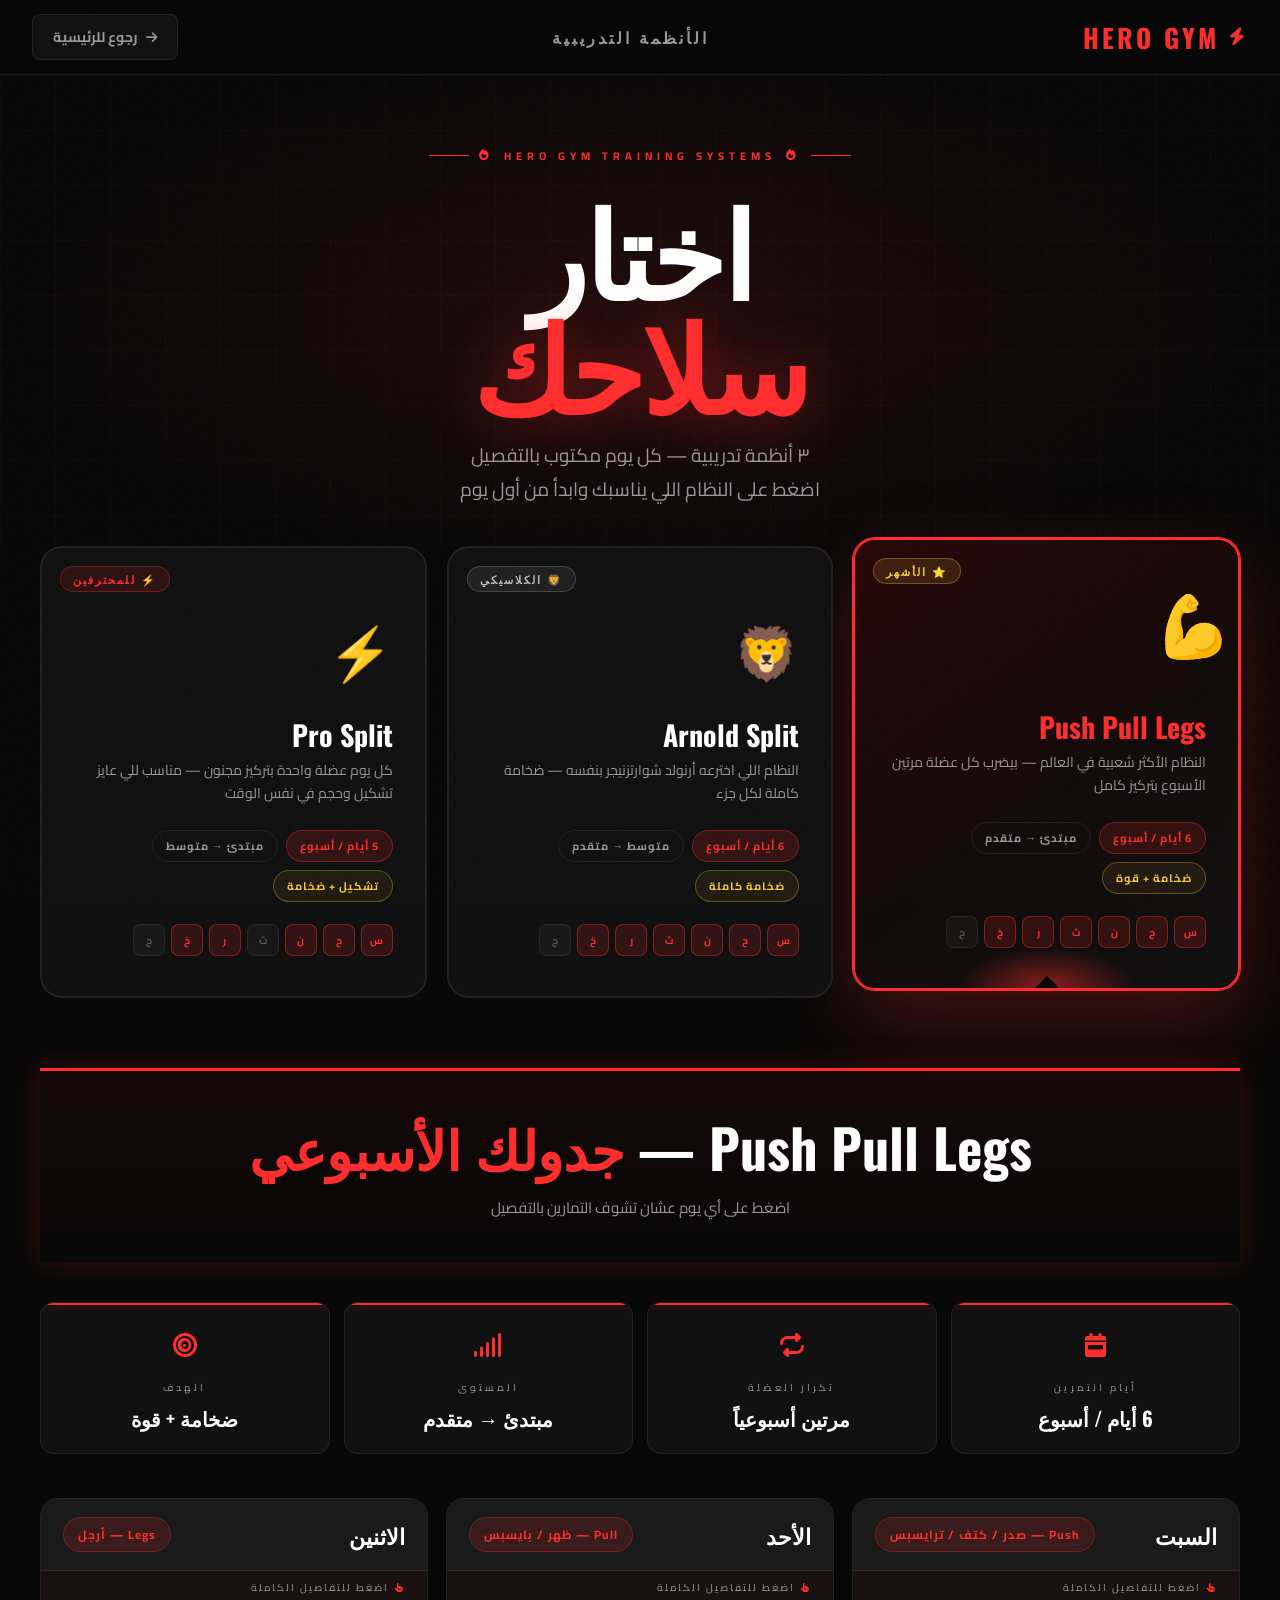
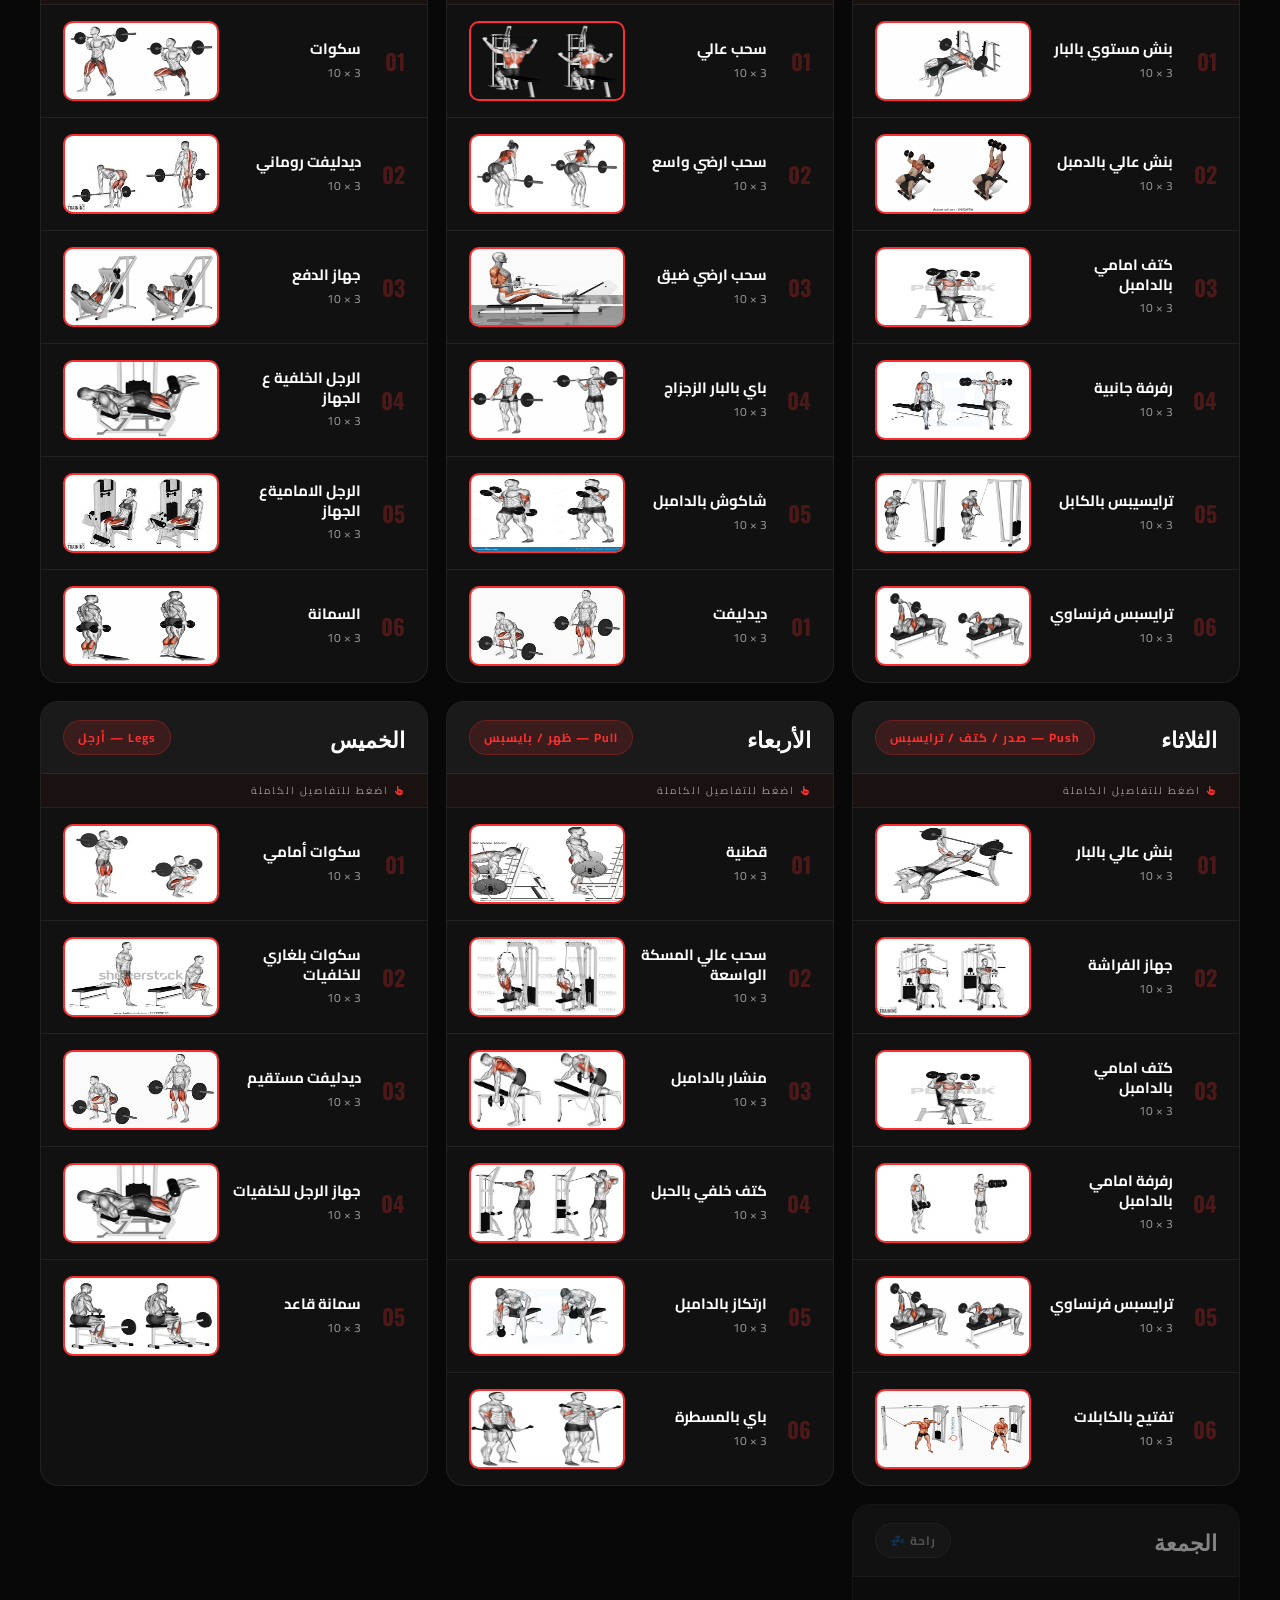
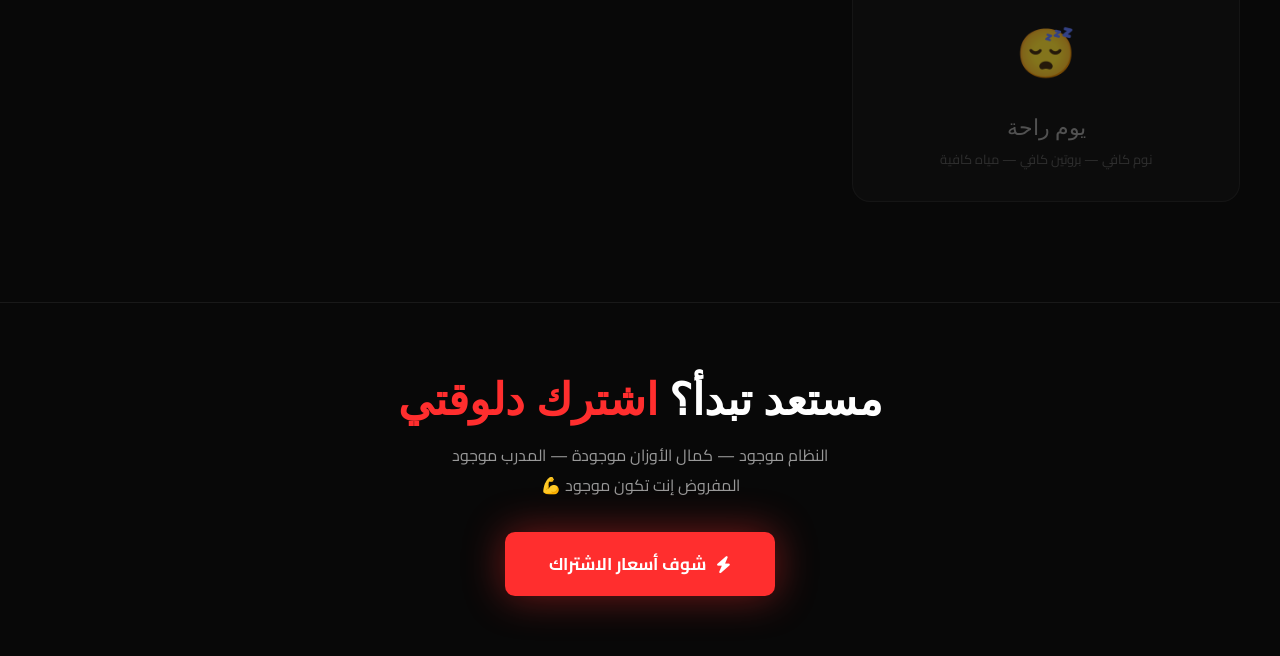
<file: systems.html>
<!DOCTYPE html>
<html lang="ar" dir="rtl">
<head>
  <meta charset="UTF-8">
  <meta name="viewport" content="width=device-width, initial-scale=1.0">
  <title>HERO GYM — الأنظمة التدريبية</title>
  <link rel="preconnect" href="https://fonts.googleapis.com">
  <link rel="preconnect" href="https://fonts.gstatic.com" crossorigin>
  <link href="https://fonts.googleapis.com/css2?family=Oswald:wght@400;600;700&family=Cairo:wght@400;600;700;900&display=swap" rel="stylesheet">
  <link rel="stylesheet" href="https://cdnjs.cloudflare.com/ajax/libs/font-awesome/6.5.0/css/all.min.css">

<style>
/* ══════════════════════════════════════════
   RESET & BASE
══════════════════════════════════════════ */
:root {
  --red:       #ff2e2e;
  --red-dim:   rgba(255,46,46,.14);
  --red-glow:  rgba(255,46,46,.45);
  --bg:        #080808;
  --surface:   #111111;
  --surface2:  #1a1a1a;
  --white:     #ffffff;
  --gray:      #999999;
  --border:    rgba(255,255,255,.07);
  --gold:      #f5c842;
}
*, *::before, *::after { margin:0; padding:0; box-sizing:border-box; }
html  { scroll-behavior:smooth; }
body  { font-family:'Cairo',sans-serif; background:var(--bg); color:var(--white); overflow-x:hidden; min-height:100vh; }
a     { text-decoration:none; color:inherit; }
ul    { list-style:none; }

/* ── Noise ────────────────────────────────── */
body::before {
  content:""; position:fixed; inset:0; pointer-events:none; z-index:9999; opacity:.3;
  background-image:url("data:image/svg+xml,%3Csvg viewBox='0 0 200 200' xmlns='http://www.w3.org/2000/svg'%3E%3Cfilter id='n'%3E%3CfeTurbulence type='fractalNoise' baseFrequency='.9' numOctaves='4' stitchTiles='stitch'/%3E%3C/filter%3E%3Crect width='100%25' height='100%25' filter='url(%23n)' opacity='.04'/%3E%3C/svg%3E");
}

/* ── Progress bar ────────────────────────── */
#progressBar {
  position:fixed; top:0; right:0; height:3px; width:0;
  background:linear-gradient(90deg,var(--red),#ff6600);
  z-index:300; box-shadow:0 0 14px var(--red-glow);
  transition:width .1s;
}

/* ── Back to top ─────────────────────────── */
#backTop {
  position:fixed; bottom:24px; left:24px; z-index:100;
  width:42px; height:42px; border-radius:10px;
  background:var(--red); color:#fff; border:none; font-size:17px;
  cursor:pointer; display:flex; align-items:center; justify-content:center;
  opacity:0; pointer-events:none; transition:opacity .3s,transform .3s;
}
#backTop.visible { opacity:1; pointer-events:auto; }
#backTop:hover   { transform:translateY(-4px); }

/* ══════════════════════════════════════════
   TOPBAR
══════════════════════════════════════════ */
.topbar {
  position:sticky; top:0; z-index:200;
  display:flex; align-items:center; justify-content:space-between;
  padding:14px 32px;
  background:rgba(8,8,8,.9); backdrop-filter:blur(20px);
  border-bottom:1px solid var(--border);
}
.topbar-logo {
  font-family:'Oswald',sans-serif; font-size:26px; font-weight:700;
  color:var(--red); letter-spacing:3px; display:flex; align-items:center; gap:10px;
}
.topbar-logo i { font-size:18px; animation:spin 4s linear infinite; }
@keyframes spin { to { transform:rotate(360deg); } }

.topbar-back {
  display:flex; align-items:center; gap:8px;
  padding:9px 20px; border-radius:8px;
  border:1px solid var(--border); background:var(--surface);
  color:var(--gray); font-family:'Cairo',sans-serif;
  font-size:14px; font-weight:700; cursor:pointer;
  transition:all .25s;
}
.topbar-back:hover { border-color:var(--red); color:var(--white); }
.topbar-back i     { font-size:13px; transition:transform .25s; }
.topbar-back:hover i { transform:translateX(3px); }

.topbar-title {
  font-family:'Oswald',sans-serif; font-size:16px;
  font-weight:700; letter-spacing:3px; color:var(--gray);
  text-transform:uppercase;
}

/* ══════════════════════════════════════════
   HERO — SYSTEMS
══════════════════════════════════════════ */
.sys-hero {
  position:relative; min-height:52vh;
  display:flex; align-items:center; justify-content:center;
  text-align:center; overflow:hidden; padding:60px 20px 40px;
}
/* Animated grid */
.sys-hero::before {
  content:""; position:absolute; inset:0;
  background-image:
    linear-gradient(rgba(255,46,46,.04) 1px, transparent 1px),
    linear-gradient(90deg, rgba(255,46,46,.04) 1px, transparent 1px);
  background-size:55px 55px;
  animation:gridMove 18s linear infinite;
}
@keyframes gridMove { to { background-position:55px 55px; } }
/* Red center glow */
.sys-hero::after {
  content:""; position:absolute; inset:0;
  background:radial-gradient(ellipse 70% 80% at 50% 50%, rgba(255,46,46,.10) 0%, transparent 70%);
  pointer-events:none;
}
.sys-hero-content { position:relative; z-index:2; }
.sys-hero-eyebrow {
  display:inline-flex; align-items:center; gap:10px;
  font-size:11px; font-weight:700; letter-spacing:5px;
  color:var(--red); text-transform:uppercase; margin-bottom:24px;
  animation:fadeUp .8s .1s both;
}
.sys-hero-eyebrow span { display:block; width:40px; height:1px; background:var(--red); }
.sys-hero-title {
  font-family:'Oswald',sans-serif;
  font-size:clamp(54px,10vw,120px);
  font-weight:700; line-height:.95; letter-spacing:-3px;
  animation:fadeUp .8s .2s both;
}
.sys-hero-title .red { color:var(--red); text-shadow:0 0 60px var(--red-glow); }
.sys-hero-sub {
  font-size:clamp(15px,2.5vw,19px); color:var(--gray);
  margin-top:20px; line-height:1.8;
  animation:fadeUp .8s .35s both;
}
@keyframes fadeUp {
  from { transform:translateY(28px); opacity:0; }
  to   { transform:translateY(0); opacity:1; }
}

/* ══════════════════════════════════════════
   SYSTEM SELECTOR — 3 BIG CARDS
══════════════════════════════════════════ */
.selector-section {
  padding:0 0 70px;
}
.container { width:min(1200px, 100% - 40px); margin-inline:auto; }

.selector-grid {
  display:grid;
  grid-template-columns:repeat(3,1fr);
  gap:20px;
  margin-bottom:0;
}
@media(max-width:900px) { .selector-grid { grid-template-columns:1fr; gap:14px; } }

.sys-card {
  position:relative; overflow:hidden;
  border:2px solid var(--border);
  border-radius:22px; padding:40px 32px;
  cursor:pointer; transition:all .35s cubic-bezier(.34,1.4,.64,1);
  background:var(--surface);
}
.sys-card::before {
  content:""; position:absolute; inset:0;
  background:linear-gradient(145deg, rgba(255,46,46,.08) 0%, transparent 55%);
  opacity:0; transition:opacity .3s;
}
.sys-card:hover { border-color:var(--red); transform:translateY(-6px); }
.sys-card:hover::before { opacity:1; }

.sys-card.active {
  border-color:var(--red);
  background:linear-gradient(145deg,#160404,var(--surface));
  box-shadow:0 0 0 1px var(--red), 0 30px 80px rgba(255,46,46,.25);
  transform:translateY(-8px);
}
.sys-card.active::before { opacity:1; }

/* bottom glow when active */
.sys-card-glow {
  position:absolute; bottom:-40px; left:50%; transform:translateX(-50%);
  width:180px; height:80px;
  background:radial-gradient(ellipse, rgba(255,46,46,.5) 0%, transparent 70%);
  opacity:0; transition:opacity .4s; pointer-events:none;
}
.sys-card.active .sys-card-glow { opacity:1; }

/* rank badge */
.sys-rank {
  position:absolute; top:18px; left:18px;
  font-family:'Oswald',sans-serif; font-size:11px; font-weight:700;
  letter-spacing:2px; text-transform:uppercase;
  padding:4px 12px; border-radius:20px;
}
.sys-rank.rank-1 { background:rgba(245,200,66,.12); color:var(--gold); border:1px solid rgba(245,200,66,.3); }
.sys-rank.rank-2 { background:rgba(180,180,180,.1);  color:#bbb;      border:1px solid rgba(180,180,180,.25); }
.sys-rank.rank-3 { background:rgba(255,46,46,.12);   color:var(--red); border:1px solid rgba(255,46,46,.3); }

.sys-emoji { font-size:52px; margin:16px 0 18px; display:block; transition:transform .35s; }
.sys-card:hover .sys-emoji,
.sys-card.active .sys-emoji { transform:scale(1.15) rotate(-8deg); }

.sys-name {
  font-family:'Oswald',sans-serif; font-size:28px; font-weight:700;
  margin-bottom:8px; line-height:1.1;
}
.sys-card.active .sys-name { color:var(--red); }

.sys-tagline {
  font-size:14px; color:var(--gray); line-height:1.7; margin-bottom:24px;
}

.sys-pills {
  display:flex; flex-wrap:wrap; gap:8px; margin-bottom:22px;
}
.pill {
  font-size:11px; font-weight:700; letter-spacing:1px;
  padding:5px 13px; border-radius:20px;
  border:1px solid var(--border); color:var(--gray);
}
.pill.red  { border-color:rgba(255,46,46,.35); color:var(--red); background:var(--red-dim); }
.pill.gold { border-color:rgba(245,200,66,.3); color:var(--gold); background:rgba(245,200,66,.07); }

.sys-days-preview {
  display:flex; gap:6px; flex-wrap:wrap;
}
.day-dot {
  width:32px; height:32px; border-radius:8px;
  display:flex; align-items:center; justify-content:center;
  font-size:10px; font-weight:700;
  border:1px solid var(--border); color:var(--gray);
  background:var(--surface2); transition:all .25s;
}
.day-dot.on  { background:var(--red-dim); border-color:rgba(255,46,46,.4); color:var(--red); }
.day-dot.rest { background:rgba(255,255,255,.03); color:#555; }

/* Active indicator arrow */
.sys-active-arrow {
  position:absolute; bottom:-2px; left:50%; transform:translateX(-50%);
  width:0; height:0;
  border-left:14px solid transparent;
  border-right:14px solid transparent;
  border-bottom:14px solid var(--bg);
  opacity:0; transition:opacity .3s;
  z-index:10;
}
.sys-card.active .sys-active-arrow { opacity:1; }

/* ══════════════════════════════════════════
   PANEL — FULL SCHEDULE
══════════════════════════════════════════ */
.schedule-section { padding:0 0 100px; }

.schedule-panel { display:none; }
.schedule-panel.active {
  display:block;
  animation:panelSlide .4s ease both;
}
@keyframes panelSlide {
  from { opacity:0; transform:translateY(24px); }
  to   { opacity:1; transform:translateY(0); }
}

/* Panel header strip */
.panel-strip {
  border-top:3px solid var(--red);
  box-shadow:0 0 30px rgba(255,46,46,.2);
  background:linear-gradient(180deg, rgba(255,46,46,.06) 0%, transparent 100%);
  padding:36px 0 40px;
  margin-bottom:40px;
  text-align:center;
}
.panel-strip-title {
  font-family:'Oswald',sans-serif;
  font-size:clamp(32px,5vw,54px); font-weight:700;
  margin-bottom:6px;
}
.panel-strip-title span { color:var(--red); }
.panel-strip-sub { font-size:15px; color:var(--gray); }

/* Meta info row */
.meta-row {
  display:grid; grid-template-columns:repeat(4,1fr);
  gap:14px; margin-bottom:44px;
}
@media(max-width:700px) { .meta-row { grid-template-columns:repeat(2,1fr); } }

.meta-box {
  background:var(--surface); border:1px solid var(--border);
  border-radius:14px; padding:20px; text-align:center;
  position:relative; overflow:hidden;
}
.meta-box::after {
  content:""; position:absolute; top:0; left:0; right:0; height:2px;
  background:var(--red); box-shadow:0 0 10px var(--red-glow);
}
.meta-box-icon { font-size:24px; color:var(--red); margin-bottom:10px; }
.meta-box-label {
  font-size:10px; letter-spacing:3px; text-transform:uppercase;
  color:var(--gray); margin-bottom:6px;
}
.meta-box-val {
  font-family:'Oswald',sans-serif; font-size:20px; font-weight:700;
}

/* ── Week overview bar ───────────────────── */
.week-bar {
  display:flex; gap:10px; margin-bottom:44px;
  overflow-x:auto; padding-bottom:4px;
}
.week-bar::-webkit-scrollbar { height:4px; }
.week-bar::-webkit-scrollbar-track { background:var(--surface); border-radius:2px; }
.week-bar::-webkit-scrollbar-thumb { background:var(--red); border-radius:2px; }

.week-btn {
  flex-shrink:0; padding:12px 22px;
  border-radius:12px; border:1px solid var(--border);
  background:var(--surface); cursor:pointer;
  font-family:'Cairo',sans-serif; font-size:14px; font-weight:700;
  color:var(--gray); transition:all .25s;
  display:flex; flex-direction:column; align-items:center; gap:5px;
  min-width:90px; text-align:center;
}
.week-btn .wb-day  { font-family:'Oswald',sans-serif; font-size:18px; color:var(--white); }
.week-btn .wb-type { font-size:11px; letter-spacing:1px; }
.week-btn.rest-btn { opacity:.55; }
.week-btn:hover    { border-color:var(--red); color:var(--white); }
.week-btn.current  {
  background:var(--red-dim); border-color:var(--red);
  color:var(--red); box-shadow:0 0 20px rgba(255,46,46,.15);
}
.week-btn.current .wb-day { color:var(--red); }

/* ── Day detail view ─────────────────────── */
.day-detail-wrap {
  position:relative;
}

/* All days grid — default view */
.days-overview {
  display:grid; grid-template-columns:repeat(auto-fill,minmax(350px,1fr));
  gap:18px;
}

/* single day focus */
.days-overview.focus-mode { display:block; }

.day-block {
  background:var(--surface); border:1px solid var(--border);
  border-radius:18px; overflow:hidden;
  transition:border-color .3s, transform .3s, box-shadow .3s;
  cursor:pointer; position:relative;
}
.day-block:hover { border-color:var(--red); transform:translateY(-4px); }
.day-block::after {
  content:""; position:absolute; bottom:0; left:0; right:0; height:2px;
  background:linear-gradient(90deg,transparent,var(--red),transparent);
  opacity:0; transition:opacity .3s; border-radius:0 0 18px 18px;
}
.day-block:hover::after { opacity:1; }

/* Day block — hidden / focused states */
.day-block.hidden-day {
  display:none;
}
.day-block.focused-day {
  max-width:780px; margin:0 auto;
  border-color:var(--red);
  box-shadow:0 0 0 1px var(--red), 0 30px 90px rgba(255,46,46,.2);
  cursor:default; transform:none !important;
}
.day-block.focused-day::after { opacity:1; }

/* day block header */
.db-header {
  padding:18px 22px;
  background:var(--surface2);
  border-bottom:1px solid var(--border);
  display:flex; align-items:center; justify-content:space-between;
}
.db-day-name {
  font-family:'Oswald',sans-serif; font-size:22px; font-weight:700;
}
.db-muscle-badge {
  font-size:12px; font-weight:700; letter-spacing:1px;
  padding:5px 14px; border-radius:20px;
  background:var(--red-dim); color:var(--red);
  border:1px solid rgba(255,46,46,.25);
}
.db-muscle-badge.rest { background:rgba(255,255,255,.05); color:var(--gray); border-color:var(--border); }

/* click hint */
.db-hint {
  font-size:10px; color:var(--gray); letter-spacing:2px;
  text-transform:uppercase; padding:7px 22px;
  background:rgba(255,46,46,.04);
  border-bottom:1px solid var(--border);
  display:flex; align-items:center; gap:6px;
}
.db-hint i { color:var(--red); font-size:9px; }
.focused-day .db-hint { display:none; }
.days-overview.focus-mode .day-block:not(.focused-day) .db-hint { display:none; }
.days-overview:not(.focus-mode) .day-block.focused-day .db-hint { display:none; }

/* exercises list */
.db-exercises { padding:0; }
.ex-row {
  display:grid;
  grid-template-columns:auto 1fr auto;
  align-items:center;
  gap:14px;
  padding:16px 22px;
  border-bottom:1px solid var(--border);
  transition:background .2s;
}
.ex-row:last-child { border-bottom:none; }
.day-block:not(.focused-day) .ex-row:hover { background:rgba(255,46,46,.04); }

.ex-num {
  font-family:'Oswald',sans-serif;
  font-size:22px; font-weight:700;
  color:rgba(255,46,46,.25); line-height:1; min-width:30px;
}
.focused-day .ex-num { color:rgba(255,46,46,.4); font-size:28px; }

.ex-body {}
.ex-ar   { font-size:15px; font-weight:700; line-height:1.3; }
.ex-en   { font-size:12px; color:var(--gray); margin-top:2px; }
.focused-day .ex-ar { font-size:18px; }
.focused-day .ex-en { font-size:14px; }

img {
    width: 156px;
    height: 80px;
    border-radius: 10px;
    border: 2px solid var(--red);
}
.focused-day .ex-sets-badge {
  font-size:13px; padding:7px 16px;
  background:var(--red-dim); border-color:rgba(255,46,46,.3); color:var(--red);
}

/* rest day block */
.day-block.rest-block { opacity:.5; cursor:default; }
.day-block.rest-block:hover { transform:none; border-color:var(--border); }
.day-block.rest-block::after { display:none; }
.rest-content {
  padding:30px 22px; text-align:center;
}
.rest-emoji { font-size:48px; display:block; margin-bottom:12px; }
.rest-title { font-family:'Oswald',sans-serif; font-size:22px; color:var(--gray); margin-bottom:6px; }
.rest-sub   { font-size:13px; color:#555; }

/* Back button */
.focus-back-bar {
  display:none; align-items:center; gap:14px; margin-bottom:24px;
}
.focus-back-bar.visible { display:flex; animation:fadeUp .3s both; }
.focus-back-btn {
  display:flex; align-items:center; gap:9px;
  padding:11px 24px; border-radius:10px;
  background:var(--surface); border:1px solid var(--border);
  color:var(--white); font-family:'Cairo',sans-serif;
  font-size:14px; font-weight:700; cursor:pointer; transition:all .25s;
}
.focus-back-btn:hover { border-color:var(--red); background:var(--red-dim); color:var(--red); }
.focus-back-btn i { transition:transform .25s; }
.focus-back-btn:hover i { transform:translateX(3px); }
.focus-back-label {
  font-size:13px; color:var(--gray); font-weight:600;
  border-right:2px solid var(--red); padding-right:14px;
}

/* ══════════════════════════════════════════
   FOOTER CTA
══════════════════════════════════════════ */
.sys-footer {
  border-top:1px solid var(--border);
  padding:60px 0;
  text-align:center;
}
.sys-footer-title {
  font-family:'Oswald',sans-serif;
  font-size:clamp(28px,4vw,44px); font-weight:700;
  margin-bottom:12px;
}
.sys-footer-title span { color:var(--red); }
.sys-footer-sub { font-size:16px; color:var(--gray); margin-bottom:32px; }
.cta-btn {
  display:inline-flex; align-items:center; gap:10px;
  padding:16px 44px; background:var(--red); color:#fff;
  border:none; border-radius:10px; font-family:'Cairo',sans-serif;
  font-size:17px; font-weight:700; cursor:pointer;
  box-shadow:0 0 40px var(--red-glow); transition:all .25s;
  text-decoration:none;
}
.cta-btn:hover { transform:translateY(-4px) scale(1.03); box-shadow:0 0 60px var(--red-glow); }
</style>
</head>
<body>

<div id="progressBar"></div>
<button id="backTop"><i class="fa-solid fa-arrow-up"></i></button>

<!-- ══ TOPBAR ══ -->
<header class="topbar">
  <div class="topbar-logo">
    <i class="fa-solid fa-bolt"></i>
    HERO GYM
  </div>
  <span class="topbar-title">الأنظمة التدريبية</span>
  <a href="index.html" class="topbar-back">
    <i class="fa-solid fa-arrow-right"></i>
    رجوع للرئيسية
  </a>
</header>

<!-- ══ HERO ══ -->
<section class="sys-hero">
  <div class="sys-hero-content">
    <div class="sys-hero-eyebrow">
      <span></span>
      <i class="fa-solid fa-fire"></i>
      HERO GYM Training Systems
      <i class="fa-solid fa-fire"></i>
      <span></span>
    </div>
    <h1 class="sys-hero-title">
      اختار<br><span class="red">سلاحك</span>
    </h1>
    <p class="sys-hero-sub">٣ أنظمة تدريبية — كل يوم مكتوب بالتفصيل<br>اضغط على النظام اللي يناسبك وابدأ من أول يوم</p>
  </div>
</section>

<!-- ══ SYSTEM SELECTOR ══ -->
<section class="selector-section">
  <div class="container">
    <div class="selector-grid">

      <!-- PPL -->
      <div class="sys-card active" data-system="ppl">
        <div class="sys-rank rank-1">⭐ الأشهر</div>
        <div class="sys-active-arrow"></div>
        <div class="sys-card-glow"></div>
        <div class="sys-emoji">💪</div>
        <div class="sys-name">Push Pull Legs</div>
        <p class="sys-tagline">النظام الأكثر شعبية في العالم — بيضرب كل عضلة مرتين الأسبوع بتركيز كامل</p>
        <div class="sys-pills">
          <span class="pill red">6 أيام / أسبوع</span>
          <span class="pill">مبتدئ → متقدم</span>
          <span class="pill gold">ضخامة + قوة</span>
        </div>
        <div class="sys-days-preview">
          <div class="day-dot on">س</div>
          <div class="day-dot on">ح</div>
          <div class="day-dot on">ن</div>
          <div class="day-dot on">ث</div>
          <div class="day-dot on">ر</div>
          <div class="day-dot on">خ</div>
          <div class="day-dot rest">ج</div>
        </div>
      </div>

      <!-- Arnold -->
      <div class="sys-card" data-system="arnold">
        <div class="sys-rank rank-2">🦁 الكلاسيكي</div>
        <div class="sys-active-arrow"></div>
        <div class="sys-card-glow"></div>
        <div class="sys-emoji">🦁</div>
        <div class="sys-name">Arnold Split</div>
        <p class="sys-tagline">النظام اللي اخترعه أرنولد شوارتزنيجر بنفسه — ضخامة كاملة لكل جزء</p>
        <div class="sys-pills">
          <span class="pill red">6 أيام / أسبوع</span>
          <span class="pill">متوسط → متقدم</span>
          <span class="pill gold">ضخامة كاملة</span>
        </div>
        <div class="sys-days-preview">
          <div class="day-dot on">س</div>
          <div class="day-dot on">ح</div>
          <div class="day-dot on">ن</div>
          <div class="day-dot on">ث</div>
          <div class="day-dot on">ر</div>
          <div class="day-dot on">خ</div>
          <div class="day-dot rest">ج</div>
        </div>
      </div>

      <!-- Pro Split -->
      <div class="sys-card" data-system="pro">
        <div class="sys-rank rank-3">⚡ للمحترفين</div>
        <div class="sys-active-arrow"></div>
        <div class="sys-card-glow"></div>
        <div class="sys-emoji">⚡</div>
        <div class="sys-name">Pro Split</div>
        <p class="sys-tagline">كل يوم عضلة واحدة بتركيز مجنون — مناسب للي عايز تشكيل وحجم في نفس الوقت</p>
        <div class="sys-pills">
          <span class="pill red">5 أيام / أسبوع</span>
          <span class="pill">مبتدئ → متوسط</span>
          <span class="pill gold">تشكيل + ضخامة</span>
        </div>
        <div class="sys-days-preview">
          <div class="day-dot on">س</div>
          <div class="day-dot on">ح</div>
          <div class="day-dot on">ن</div>
          <div class="day-dot rest">ث</div>
          <div class="day-dot on">ر</div>
          <div class="day-dot on">خ</div>
          <div class="day-dot rest">ج</div>
        </div>
      </div>

    </div><!-- /selector-grid -->
  </div>
</section>

<!-- ══ SCHEDULE PANELS ══ -->
<section class="schedule-section">
  <div class="container">

    <!-- ═══ PPL PANEL ═══ -->
    <div class="schedule-panel active" id="panel-ppl">
      <div class="panel-strip">
        <div class="panel-strip-title">Push Pull Legs — <span>جدولك الأسبوعي</span></div>
        <div class="panel-strip-sub">اضغط على أي يوم عشان تشوف التمارين بالتفصيل</div>
      </div>
      <div class="meta-row">
        <div class="meta-box"><div class="meta-box-icon"><i class="fa-solid fa-calendar-week"></i></div><div class="meta-box-label">أيام التمرين</div><div class="meta-box-val">6 أيام / أسبوع</div></div>
        <div class="meta-box"><div class="meta-box-icon"><i class="fa-solid fa-repeat"></i></div><div class="meta-box-label">تكرار العضلة</div><div class="meta-box-val">مرتين أسبوعياً</div></div>
        <div class="meta-box"><div class="meta-box-icon"><i class="fa-solid fa-signal"></i></div><div class="meta-box-label">المستوى</div><div class="meta-box-val">مبتدئ → متقدم</div></div>
        <div class="meta-box"><div class="meta-box-icon"><i class="fa-solid fa-bullseye"></i></div><div class="meta-box-label">الهدف</div><div class="meta-box-val">ضخامة + قوة</div></div>
      </div>

      <!-- back button -->
      <div class="focus-back-bar" id="back-ppl">
        <button class="focus-back-btn" onclick="resetFocus('ppl')">
          <i class="fa-solid fa-arrow-right"></i> رجوع للأيام كلها
        </button>
        <span class="focus-back-label" id="back-label-ppl"></span>
      </div>

      <div class="days-overview" id="grid-ppl">

        <!-- السبت: Push -->
        <div class="day-block" onclick="focusDay('ppl',this)">
          <div class="db-header">
            <span class="db-day-name">السبت</span>
            <span class="db-muscle-badge">Push — صدر / كتف / ترايسبس</span>
          </div>
          <div class="db-hint"><i class="fa-solid fa-hand-pointer"></i> اضغط للتفاصيل الكاملة</div>
          <div class="db-exercises">
            <div class="ex-row"><span class="ex-num">01</span><div class="ex-body"><div class="ex-ar">بنش مستوي بالبار</div><div class="ex-en">3 × 10</div></div><img src="Images/Bench Press.webp" alt=""></div>
            <div class="ex-row"><span class="ex-num">02</span><div class="ex-body"><div class="ex-ar">بنش عالي بالدمبل</div><div class="ex-en">3 × 10</div></div><img src="Images/Incline Dumbbell Press.webp" alt=""></div>
            <div class="ex-row"><span class="ex-num">03</span><div class="ex-body"><div class="ex-ar">كتف امامي بالدامبل</div><div class="ex-en">3 × 10</div></div><img src="Images/Dumbbell-Shoulder-Press2.gif" alt=""></div>
            <div class="ex-row"><span class="ex-num">04</span><div class="ex-body"><div class="ex-ar">رفرفة جانبية</div><div class="ex-en">3 × 10</div></div><img src="Images/Lateral Raises.webp" alt=""></div>
            <div class="ex-row"><span class="ex-num">05</span><div class="ex-body"><div class="ex-ar">ترايسيبس بالكابل</div><div class="ex-en">3 × 10</div></div><img src="Images/Tricep Pushdown.webp" alt=""></div>
            <div class="ex-row"><span class="ex-num">06</span><div class="ex-body"><div class="ex-ar"> ترايسبس فرنساوي</div><div class="ex-en">3 × 10</div></div><img src="Images/Overhead Tricep Extension.png" alt=""></div>
          </div>
        </div>

        <!-- الأحد: Pull -->
        <div class="day-block" onclick="focusDay('ppl',this)">
          <div class="db-header">
            <span class="db-day-name">الأحد</span>
            <span class="db-muscle-badge">Pull — ظهر / بايسبس</span>
          </div>
          <div class="db-hint"><i class="fa-solid fa-hand-pointer"></i> اضغط للتفاصيل الكاملة</div>
          <div class="db-exercises">
            <div class="ex-row"><span class="ex-num">01</span><div class="ex-body"><div class="ex-ar">سحب عالي </div><div class="ex-en">3 × 10</div></div><img src="Images/Lat Pulldown.webp" alt=""></div>
            <div class="ex-row"><span class="ex-num">02</span><div class="ex-body"><div class="ex-ar">سحب ارضي واسع</div><div class="ex-en">3 × 10</div></div><img src="Images/Bent-Over Row.webp" alt=""></div>
            <div class="ex-row"><span class="ex-num">03</span><div class="ex-body"><div class="ex-ar">سحب ارضي ضيق</div><div class="ex-en">3 × 10</div></div><img src="Images/cablerow.jpg" alt=""></div>
            <div class="ex-row"><span class="ex-num">04</span><div class="ex-body"><div class="ex-ar">باي بالبار الزجزاج</div><div class="ex-en">3 × 10</div></div><img src="Images/Barbell Curl.png" alt=""></div>
            <div class="ex-row"><span class="ex-num">05</span><div class="ex-body"><div class="ex-ar">شاكوش بالدامبل</div><div class="ex-en">3 × 10</div></div><img src="Images/HammerCurl.jpg" alt=""></div>
                        <div class="ex-row"><span class="ex-num">01</span><div class="ex-body"><div class="ex-ar">ديدليفت</div><div class="ex-en">3 × 10</div></div><img src="Images/Deadlift.jpg" alt=""></div>
          </div>
        </div>

        <!-- الاثنين: Legs -->
        <div class="day-block" onclick="focusDay('ppl',this)">
          <div class="db-header">
            <span class="db-day-name">الاثنين</span>
            <span class="db-muscle-badge">Legs — أرجل</span>
          </div>
          <div class="db-hint"><i class="fa-solid fa-hand-pointer"></i> اضغط للتفاصيل الكاملة</div>
          <div class="db-exercises">
            <div class="ex-row"><span class="ex-num">01</span><div class="ex-body"><div class="ex-ar">سكوات</div><div class="ex-en">3 × 10</div></div><img src="Images/squat.webp" alt=""></div>
            <div class="ex-row"><span class="ex-num">02</span><div class="ex-body"><div class="ex-ar">ديدليفت روماني</div><div class="ex-en">3 × 10</div></div><img src="Images/Romanian Deadlift.jpg" alt=""></div>
            <div class="ex-row"><span class="ex-num">03</span><div class="ex-body"><div class="ex-ar">جهاز الدفع</div><div class="ex-en">3 × 10</div></div><img src="Images/Leg Press.webp" alt=""></div>
            <div class="ex-row"><span class="ex-num">04</span><div class="ex-body"><div class="ex-ar">الرجل الخلفية ع الجهاز</div><div class="ex-en">3 × 10</div></div><img src="Images/Leg Curl.jpg" alt=""></div>
            <div class="ex-row"><span class="ex-num">05</span><div class="ex-body"><div class="ex-ar">الرجل الاماميةع الجهاز</div><div class="ex-en">3 × 10</div></div><img src="Images/Leg Extension.jpg" alt=""></div>
            <div class="ex-row"><span class="ex-num">06</span><div class="ex-body"><div class="ex-ar">السمانة</div><div class="ex-en">3 × 10</div></div><img src="Images/Calf Raise.webp" alt=""></div>
          </div>
        </div>

        <!-- الثلاثاء: Push 2 -->
        <div class="day-block" onclick="focusDay('ppl',this)">
          <div class="db-header">
            <span class="db-day-name">الثلاثاء</span>
            <span class="db-muscle-badge">Push — صدر / كتف / ترايسبس</span>
          </div>
          <div class="db-hint"><i class="fa-solid fa-hand-pointer"></i> اضغط للتفاصيل الكاملة</div>
          <div class="db-exercises">
            <div class="ex-row"><span class="ex-num">01</span><div class="ex-body"><div class="ex-ar">بنش عالي بالبار</div><div class="ex-en">3 × 10</div></div><img src="Images/Incline Barbell Press.webp" alt=""></div>
            <div class="ex-row"><span class="ex-num">02</span><div class="ex-body"><div class="ex-ar">جهاز الفراشة</div><div class="ex-en">3 × 10</div></div><img src="Images/Butterfly device.webp" alt=""></div>
            <div class="ex-row"><span class="ex-num">03</span><div class="ex-body"><div class="ex-ar">كتف امامي بالدامبل</div><div class="ex-en">3 × 10</div></div><img src="Images/Dumbbell-Shoulder-Press2.gif" alt=""></div>
            <div class="ex-row"><span class="ex-num">04</span><div class="ex-body"><div class="ex-ar">رفرفة امامي بالدامبل</div><div class="ex-en">3 × 10</div></div><img src="Images/Front Raise.webp" alt=""></div>
            <div class="ex-row"><span class="ex-num">05</span><div class="ex-body"><div class="ex-ar">ترايسبس فرنساوي</div><div class="ex-en">3 × 10</div></div><img src="Images/Overhead Tricep Extension.png" alt=""></div>
            <div class="ex-row"><span class="ex-num">06</span><div class="ex-body"><div class="ex-ar">تفتيح بالكابلات</div><div class="ex-en">3 × 10</div></div><img src="Images/Cable Chest Fly.jpg" alt=""></div>
          </div>
        </div>

        <!-- الأربعاء: Pull 2 -->
        <div class="day-block" onclick="focusDay('ppl',this)">
          <div class="db-header">
            <span class="db-day-name">الأربعاء</span>
            <span class="db-muscle-badge">Pull — ظهر / بايسبس</span>
          </div>
          <div class="db-hint"><i class="fa-solid fa-hand-pointer"></i> اضغط للتفاصيل الكاملة</div>
          <div class="db-exercises">
            <div class="ex-row"><span class="ex-num">01</span><div class="ex-body"><div class="ex-ar">قطنية</div><div class="ex-en">3 × 10</div></div><img src="Images/Rack Pull.webp" alt=""></div>
            <div class="ex-row"><span class="ex-num">02</span><div class="ex-body"><div class="ex-ar">سحب عالي المسكة الواسعة</div><div class="ex-en">3 × 10</div></div><img src="Images/Wide-Grip Pulldown.webp" alt=""></div>
            <div class="ex-row"><span class="ex-num">03</span><div class="ex-body"><div class="ex-ar">منشار بالدامبل</div><div class="ex-en">3 × 10</div></div><img src="Images/One-Arm Dumbbell Row.webp" alt=""></div>
            <div class="ex-row"><span class="ex-num">04</span><div class="ex-body"><div class="ex-ar">كتف خلفي بالحبل</div><div class="ex-en">3 × 10</div></div><img src="Images/Face Pull.webp" alt=""></div>
            <div class="ex-row"><span class="ex-num">05</span><div class="ex-body"><div class="ex-ar">ارتكاز بالدامبل</div><div class="ex-en">3 × 10</div></div><img src="Images/Concentration Curl.webp" alt=""></div>
            <div class="ex-row"><span class="ex-num">06</span><div class="ex-body"><div class="ex-ar">باي بالمسطرة </div><div class="ex-en">3 × 10</div></div><img src="Images/Cable Curl.jpg" alt=""></div>
          </div>
        </div>

        <!-- الخميس: Legs 2 -->
        <div class="day-block" onclick="focusDay('ppl',this)">
          <div class="db-header">
            <span class="db-day-name">الخميس</span>
            <span class="db-muscle-badge">Legs — أرجل</span>
          </div>
          <div class="db-hint"><i class="fa-solid fa-hand-pointer"></i> اضغط للتفاصيل الكاملة</div>
          <div class="db-exercises">
            <div class="ex-row"><span class="ex-num">01</span><div class="ex-body"><div class="ex-ar">سكوات أمامي</div><div class="ex-en">3 × 10</div></div><img src="Images/Front Squat.webp" alt=""></div>
            <div class="ex-row"><span class="ex-num">02</span><div class="ex-body"><div class="ex-ar">سكوات بلغاري للخلفيات</div><div class="ex-en">3 × 10</div></div><img src="Images/Bulgarian Split Squat.webp" alt=""></div>
            <div class="ex-row"><span class="ex-num">03</span><div class="ex-body"><div class="ex-ar">ديدليفت مستقيم</div><div class="ex-en">3 × 10</div></div><img src="Images/Deadlift.jpg" alt=""></div>
            <div class="ex-row"><span class="ex-num">04</span><div class="ex-body"><div class="ex-ar">جهاز الرجل للخلفيات</div><div class="ex-en">3 × 10</div></div><img src="Images/Leg Curl.jpg" alt=""></div>
            <div class="ex-row"><span class="ex-num">05</span><div class="ex-body"><div class="ex-ar">سمانة قاعد</div><div class="ex-en">3 × 10</div></div><img src="Images/Donkey Calf Raise.webp" alt=""></div>
          </div>
        </div>

        <!-- الجمعة: راحة -->
        <div class="day-block rest-block">
          <div class="db-header">
            <span class="db-day-name">الجمعة</span>
            <span class="db-muscle-badge rest">راحة 💤</span>
          </div>
          <div class="rest-content">
            <span class="rest-emoji">😴</span>
            <div class="rest-title">يوم راحة</div>
            <div class="rest-sub">نوم كافي — بروتين كافي — مياه كافية</div>
          </div>
        </div>

      </div><!-- /grid-ppl -->
    </div><!-- /panel-ppl -->


    <!-- ═══ ARNOLD PANEL ═══ -->
    <div class="schedule-panel" id="panel-arnold">
      <div class="panel-strip">
        <div class="panel-strip-title">Arnold Split — <span>جدولك الأسبوعي</span></div>
        <div class="panel-strip-sub">اضغط على أي يوم عشان تشوف التمارين بالتفصيل</div>
      </div>
      <div class="meta-row">
        <div class="meta-box"><div class="meta-box-icon"><i class="fa-solid fa-calendar-week"></i></div><div class="meta-box-label">أيام التمرين</div><div class="meta-box-val">6 أيام / أسبوع</div></div>
        <div class="meta-box"><div class="meta-box-icon"><i class="fa-solid fa-repeat"></i></div><div class="meta-box-label">تكرار العضلة</div><div class="meta-box-val">مرتين أسبوعياً</div></div>
        <div class="meta-box"><div class="meta-box-icon"><i class="fa-solid fa-signal"></i></div><div class="meta-box-label">المستوى</div><div class="meta-box-val">متوسط → متقدم</div></div>
        <div class="meta-box"><div class="meta-box-icon"><i class="fa-solid fa-bullseye"></i></div><div class="meta-box-label">الهدف</div><div class="meta-box-val">ضخامة كاملة</div></div>
      </div>

      <div class="focus-back-bar" id="back-arnold">
        <button class="focus-back-btn" onclick="resetFocus('arnold')">
          <i class="fa-solid fa-arrow-right"></i> رجوع للأيام كلها
        </button>
        <span class="focus-back-label" id="back-label-arnold"></span>
      </div>

      <div class="days-overview" id="grid-arnold">

        <div class="day-block" onclick="focusDay('arnold',this)">
          <div class="db-header"><span class="db-day-name">السبت</span><span class="db-muscle-badge">صدر + ظهر</span></div>
          <div class="db-hint"><i class="fa-solid fa-hand-pointer"></i> اضغط للتفاصيل الكاملة</div>
          <div class="db-exercises">
            <div class="ex-row"><span class="ex-num">01</span><div class="ex-body"><div class="ex-ar">بنش مستوي بالبار</div><div class="ex-en">3 × 10</div></div><img src="Images/Bench Press.webp" alt=""></div>
            <div class="ex-row"><span class="ex-num">02</span><div class="ex-body"><div class="ex-ar"> بنش عالي بالدامبل</div><div class="ex-en">3 × 10</div></div><img src="Images/Incline Dumbbell Press.webp" alt=""></div>
            <div class="ex-row"><span class="ex-num">03</span><div class="ex-body"><div class="ex-ar">تفتيح بالدامبل</div><div class="ex-en">3 × 10</div></div><img src="Images/Dumbbell Flyes.png" alt=""></div>
            <div class="ex-row"><span class="ex-num">04</span><div class="ex-body"><div class="ex-ar">شد علوي /عقلة</div><div class="ex-en">3 × 10</div></div><img src="Images/Chin-Ups.jpg" alt=""></div>
            <div class="ex-row"><span class="ex-num">05</span><div class="ex-body"><div class="ex-ar">جهاز حرف ال T</div><div class="ex-en">3 × 10</div></div><img src="Images/Tbarrow.jpg" alt=""></div>
            <div class="ex-row"><span class="ex-num">06</span><div class="ex-body"><div class="ex-ar">سحب فردي عالي ع الدكة</div><div class="ex-en">3 × 10</div></div><img src="Images/oneHandpullove.webp" alt=""></div>
            <div class="ex-row"><span class="ex-num">07</span><div class="ex-body"><div class="ex-ar">ترابيس</div><div class="ex-en">3 × 10</div></div><img src="Images/Traps.jpg" alt=""></div>
          </div>
        </div>

        <div class="day-block" onclick="focusDay('arnold',this)">
          <div class="db-header"><span class="db-day-name">الأحد</span><span class="db-muscle-badge">كتف + أذرع</span></div>
          <div class="db-hint"><i class="fa-solid fa-hand-pointer"></i> اضغط للتفاصيل الكاملة</div>
          <div class="db-exercises">
            <div class="ex-row"><span class="ex-num">01</span><div class="ex-body"><div class="ex-ar">كتف امامي بالدامبل</div><div class="ex-en">3 × 10</div></div><img src="Images/Dumbbell-Shoulder-Press2.gif" alt=""></div>
            <div class="ex-row"><span class="ex-num">02</span><div class="ex-body"><div class="ex-ar">رفرفة جانبية</div><div class="ex-en">3 × 10</div></div><img src="Images/Lateral Raises.webp" alt=""></div>
            <div class="ex-row"><span class="ex-num">03</span><div class="ex-body"><div class="ex-ar">كتف خلفي ع جهاز الفراشة</div><div class="ex-en">3 × 10</div></div><img src="Images/Rear shoulder on the machine.webp" alt=""></div>
            <div class="ex-row"><span class="ex-num">04</span><div class="ex-body"><div class="ex-ar">ارتكاز بالدامبل ع الحصان</div><div class="ex-en">3 × 10</div></div><img src="Images/Dumbbell curl on the preacher.jpg" alt=""></div>
            <div class="ex-row"><span class="ex-num">05</span><div class="ex-body"><div class="ex-ar">باي بالدامبل ع الدكة</div><div class="ex-en">3 × 10</div></div><img src="Images/Dumbbell curl mael.webp" alt=""></div>
            <div class="ex-row"><span class="ex-num">06</span><div class="ex-body"><div class="ex-ar">دبس للتراي</div><div class="ex-en">3 × 10</div></div><img src="Images/Tricep Dips.webp" alt=""></div>
            <div class="ex-row"><span class="ex-num">07</span><div class="ex-body"><div class="ex-ar">تراي فرنساوي</div><div class="ex-en">3 × 10</div></div><img src="Images/Overhead Tricep Extension.png" alt=""></div>
          </div>
        </div>

        <div class="day-block" onclick="focusDay('arnold',this)">
          <div class="db-header"><span class="db-day-name">الاثنين</span><span class="db-muscle-badge">أرجل كاملة</span></div>
          <div class="db-hint"><i class="fa-solid fa-hand-pointer"></i> اضغط للتفاصيل الكاملة</div>
          <div class="db-exercises">
            <div class="ex-row"><span class="ex-num">01</span><div class="ex-body"><div class="ex-ar">سكوات</div><div class="ex-en">3 × 10</div></div><img src="Images/squat.webp" alt=""></div>
            <div class="ex-row"><span class="ex-num">02</span><div class="ex-body"><div class="ex-ar">جهاز الدفع</div><div class="ex-en">3 × 10</div></div><img src="Images/Leg Press.webp" alt=""></div>
            <div class="ex-row"><span class="ex-num">03</span><div class="ex-body"><div class="ex-ar">جهاز الرجل الامامي</div><div class="ex-en">3 × 10</div></div><img src="Images/Leg Extension.jpg" alt=""></div>
            <div class="ex-row"><span class="ex-num">04</span><div class="ex-body"><div class="ex-ar">خلفيات الرجل ع الجهاز</div><div class="ex-en">3 × 10</div></div><img src="Images/Leg Curl.jpg" alt=""></div>
            <div class="ex-row"><span class="ex-num">05</span><div class="ex-body"><div class="ex-ar"> سمانة واقف</div><div class="ex-en">3 × 10</div></div><img src="Images/Calf Raise.webp" alt=""></div>
            <div class="ex-row"><span class="ex-num">06</span><div class="ex-body"><div class="ex-ar">سمانة ع الجهاز</div><div class="ex-en">3 × 10</div></div><img src="Images/Donkey Calf Raise.webp" alt=""></div>
          </div>
        </div>

        <div class="day-block" onclick="focusDay('arnold',this)">
          <div class="db-header"><span class="db-day-name">الثلاثاء</span><span class="db-muscle-badge">صدر + ظهر</span></div>
          <div class="db-hint"><i class="fa-solid fa-hand-pointer"></i> اضغط للتفاصيل الكاملة</div>
          <div class="db-exercises">
            <div class="ex-row"><span class="ex-num">01</span><div class="ex-body"><div class="ex-ar">بنش مستوي بالبار</div><div class="ex-en">3 × 10</div></div><img src="Images/Bench Press.webp" alt=""></div>
            <div class="ex-row"><span class="ex-num">02</span><div class="ex-body"><div class="ex-ar"> بنش عالي بالدامبل</div><div class="ex-en">3 × 10</div></div><img src="Images/Incline Dumbbell Press.webp" alt=""></div>
            <div class="ex-row"><span class="ex-num">03</span><div class="ex-body"><div class="ex-ar">تفتيح بالدامبل</div><div class="ex-en">3 × 10</div></div><img src="Images/Dumbbell Flyes.png" alt=""></div>
            <div class="ex-row"><span class="ex-num">04</span><div class="ex-body"><div class="ex-ar">شد علوي /عقلة</div><div class="ex-en">3 × 10</div></div><img src="Images/Chin-Ups.jpg" alt=""></div>
            <div class="ex-row"><span class="ex-num">05</span><div class="ex-body"><div class="ex-ar">جهاز حرف ال T</div><div class="ex-en">3 × 10</div></div><img src="Images/Tbarrow.jpg" alt=""></div>
            <div class="ex-row"><span class="ex-num">06</span><div class="ex-body"><div class="ex-ar">سحب فردي عالي ع الدكة</div><div class="ex-en">3 × 10</div></div><img src="Images/oneHandpullove.webp" alt=""></div>
            <div class="ex-row"><span class="ex-num">07</span><div class="ex-body"><div class="ex-ar">ترابيس</div><div class="ex-en">3 × 10</div></div><img src="Images/Traps.jpg" alt=""></div>
          </div>
        </div>

        <div class="day-block" onclick="focusDay('arnold',this)">
          <div class="db-header"><span class="db-day-name">الأربعاء</span><span class="db-muscle-badge">كتف + أذرع</span></div>
          <div class="db-hint"><i class="fa-solid fa-hand-pointer"></i> اضغط للتفاصيل الكاملة</div>
          <div class="db-exercises">
            <div class="ex-row"><span class="ex-num">01</span><div class="ex-body"><div class="ex-ar">كتف امامي بالدامبل</div><div class="ex-en">3 × 10</div></div><img src="Images/Dumbbell-Shoulder-Press2.gif" alt=""></div>
            <div class="ex-row"><span class="ex-num">02</span><div class="ex-body"><div class="ex-ar">رفرفة جانبية</div><div class="ex-en">3 × 10</div></div><img src="Images/Lateral Raises.webp" alt=""></div>
            <div class="ex-row"><span class="ex-num">03</span><div class="ex-body"><div class="ex-ar">كتف خلفي ع جهاز الفراشة</div><div class="ex-en">3 × 10</div></div><img src="Images/Rear shoulder on the machine.webp" alt=""></div>
            <div class="ex-row"><span class="ex-num">04</span><div class="ex-body"><div class="ex-ar">ارتكاز بالدامبل ع الحصان</div><div class="ex-en">3 × 10</div></div><img src="Images/Dumbbell curl on the preacher.jpg" alt=""></div>
            <div class="ex-row"><span class="ex-num">05</span><div class="ex-body"><div class="ex-ar">باي بالدامبل ع الدكة</div><div class="ex-en">3 × 10</div></div><img src="Images/Dumbbell curl mael.webp" alt=""></div>
            <div class="ex-row"><span class="ex-num">06</span><div class="ex-body"><div class="ex-ar">دبس للتراي</div><div class="ex-en">3 × 10</div></div><img src="Images/Tricep Dips.webp" alt=""></div>
            <div class="ex-row"><span class="ex-num">07</span><div class="ex-body"><div class="ex-ar">تراي فرنساوي</div><div class="ex-en">3 × 10</div></div><img src="Images/Overhead Tricep Extension.png" alt=""></div>
          </div>
        </div>
        <div class="day-block" onclick="focusDay('arnold',this)">
          <div class="db-header"><span class="db-day-name">الخميس</span><span class="db-muscle-badge">أرجل كاملة</span></div>
          <div class="db-hint"><i class="fa-solid fa-hand-pointer"></i> اضغط للتفاصيل الكاملة</div>
          <div class="db-exercises">
            <div class="ex-row"><span class="ex-num">01</span><div class="ex-body"><div class="ex-ar">سكوات</div><div class="ex-en">3 × 10</div></div><img src="Images/squat.webp" alt=""></div>
            <div class="ex-row"><span class="ex-num">02</span><div class="ex-body"><div class="ex-ar">جهاز الدفع</div><div class="ex-en">3 × 10</div></div><img src="Images/Leg Press.webp" alt=""></div>
            <div class="ex-row"><span class="ex-num">03</span><div class="ex-body"><div class="ex-ar">جهاز الرجل الامامي</div><div class="ex-en">3 × 10</div></div><img src="Images/Leg Extension.jpg" alt=""></div>
            <div class="ex-row"><span class="ex-num">04</span><div class="ex-body"><div class="ex-ar">خلفيات الرجل ع الجهاز</div><div class="ex-en">3 × 10</div></div><img src="Images/Leg Curl.jpg" alt=""></div>
            <div class="ex-row"><span class="ex-num">05</span><div class="ex-body"><div class="ex-ar"> سمانة واقف</div><div class="ex-en">3 × 10</div></div><img src="Images/Calf Raise.webp" alt=""></div>
            <div class="ex-row"><span class="ex-num">06</span><div class="ex-body"><div class="ex-ar">سمانة ع الجهاز</div><div class="ex-en">3 × 10</div></div><img src="Images/Donkey Calf Raise.webp" alt=""></div>
          </div>
        </div>

        <div class="day-block rest-block">
          <div class="db-header"><span class="db-day-name">الجمعة</span><span class="db-muscle-badge rest">راحة 💤</span></div>
          <div class="rest-content">
            <span class="rest-emoji">😴</span>
            <div class="rest-title">يوم راحة</div>
            <div class="rest-sub">العضلة بتتبني في الراحة مش في التمرين</div>
          </div>
        </div>

      </div><!-- /grid-arnold -->
    </div><!-- /panel-arnold -->


    <!-- ═══ PRO SPLIT PANEL ═══ -->
    <div class="schedule-panel" id="panel-pro">
      <div class="panel-strip">
        <div class="panel-strip-title">Pro Split — <span>جدولك الأسبوعي</span></div>
        <div class="panel-strip-sub">اضغط على أي يوم عشان تشوف التمارين بالتفصيل</div>
      </div>
      <div class="meta-row">
        <div class="meta-box"><div class="meta-box-icon"><i class="fa-solid fa-calendar-week"></i></div><div class="meta-box-label">أيام التمرين</div><div class="meta-box-val">5 أيام / أسبوع</div></div>
        <div class="meta-box"><div class="meta-box-icon"><i class="fa-solid fa-repeat"></i></div><div class="meta-box-label">تكرار العضلة</div><div class="meta-box-val">مرة أسبوعياً</div></div>
        <div class="meta-box"><div class="meta-box-icon"><i class="fa-solid fa-signal"></i></div><div class="meta-box-label">المستوى</div><div class="meta-box-val">مبتدئ → متوسط</div></div>
        <div class="meta-box"><div class="meta-box-icon"><i class="fa-solid fa-bullseye"></i></div><div class="meta-box-label">الهدف</div><div class="meta-box-val">تشكيل + ضخامة</div></div>
      </div>

      <div class="focus-back-bar" id="back-pro">
        <button class="focus-back-btn" onclick="resetFocus('pro')">
          <i class="fa-solid fa-arrow-right"></i> رجوع للأيام كلها
        </button>
        <span class="focus-back-label" id="back-label-pro"></span>
      </div>

      <div class="days-overview" id="grid-pro">

        <div class="day-block" onclick="focusDay('pro',this)">
          <div class="db-header"><span class="db-day-name">السبت</span><span class="db-muscle-badge">صدر — Chest Day</span></div>
          <div class="db-hint"><i class="fa-solid fa-hand-pointer"></i> اضغط للتفاصيل الكاملة</div>
          <div class="db-exercises">
            <div class="ex-row"><span class="ex-num">01</span><div class="ex-body"><div class="ex-ar">بنش مستوي بالبار</div><div class="ex-en">3 × 10</div></div><img src="Images/Bench Press.webp" alt=""></div>
            <div class="ex-row"><span class="ex-num">02</span><div class="ex-body"><div class="ex-ar"> بنش عالي بالدامبل</div><div class="ex-en">3 × 10</div></div><img src="Images/Incline Dumbbell Press.webp" alt=""></div>
            <div class="ex-row"><span class="ex-num">03</span><div class="ex-body"><div class="ex-ar">تفتيح بالدامبل</div><div class="ex-en">3 × 10</div></div><img src="Images/Dumbbell Flyes.png" alt=""></div>
            <div class="ex-row"><span class="ex-num">04</span><div class="ex-body"><div class="ex-ar"> كابلات</div><div class="ex-en">3 × 10</div></div><img src="Images/Cable Chest Fly.jpg" alt=""></div> 
            <div class="ex-row"><span class="ex-num">05</span><div class="ex-body"><div class="ex-ar">فراشة</div><div class="ex-en">3 × 10</div></div><img src="Images/Butterfly device.webp" alt=""></div>

          </div>
        </div>

        <div class="day-block" onclick="focusDay('pro',this)">
          <div class="db-header"><span class="db-day-name">الأحد</span><span class="db-muscle-badge">ظهر — Back Day</span></div>
          <div class="db-hint"><i class="fa-solid fa-hand-pointer"></i> اضغط للتفاصيل الكاملة</div>
          <div class="db-exercises">
            <div class="ex-row"><span class="ex-num">01</span><div class="ex-body"><div class="ex-ar">سحب عالي واسع </div><div class="ex-en">3 × 10</div></div><img src="Images/Lat Pulldown.webp" alt=""></div>
            <div class="ex-row"><span class="ex-num">02</span><div class="ex-body"><div class="ex-ar"> سحب ارضي واسع </div><div class="ex-en">3 × 10</div></div><img src="Images/Bent-Over Row.webp" alt=""></div>
            <div class="ex-row"><span class="ex-num">03</span><div class="ex-body"><div class="ex-ar"> منشار بالدامبل </div><div class="ex-en">3 × 10</div></div><img src="Images/One-Arm Dumbbell Row.webp" alt=""></div>
            <div class="ex-row"><span class="ex-num">04</span><div class="ex-body"><div class="ex-ar">شد علوي /عقلة</div><div class="ex-en">3 × 10</div></div><img src="Images/Chin-Ups.jpg" alt=""></div>
            <div class="ex-row"><span class="ex-num">05</span><div class="ex-body"><div class="ex-ar">جهاز حرف ال T</div><div class="ex-en">3 × 10</div></div><img src="Images/Tbarrow.jpg" alt=""></div>
            <div class="ex-row"><span class="ex-num">06</span><div class="ex-body"><div class="ex-ar">سحب عالي ضيق</div><div class="ex-en">3 × 10</div></div><img src="Images/LatPullDownDeak.png" alt=""></div>
            <div class="ex-row"><span class="ex-num">07</span><div class="ex-body"><div class="ex-ar">سحب فردي عالي ع الدكة</div><div class="ex-en">3 × 10</div></div><img src="Images/oneHandpullove.webp" alt=""></div>
            <div class="ex-row"><span class="ex-num">08</span><div class="ex-body"><div class="ex-ar">ترابيس</div><div class="ex-en">3 × 10</div></div><img src="Images/Traps.jpg" alt=""></div>
          </div>
        </div>

        <div class="day-block" onclick="focusDay('pro',this)">
          <div class="db-header"><span class="db-day-name">الاثنين</span><span class="db-muscle-badge">أرجل — Leg Day</span></div>
          <div class="db-hint"><i class="fa-solid fa-hand-pointer"></i> اضغط للتفاصيل الكاملة</div>
          <div class="db-exercises">
            <div class="ex-row"><span class="ex-num">01</span><div class="ex-body"><div class="ex-ar">سكوات</div><div class="ex-en">3 × 10</div></div><img src="Images/squat.webp" alt=""></div>
            <div class="ex-row"><span class="ex-num">02</span><div class="ex-body"><div class="ex-ar">جهاز الدفع</div><div class="ex-en">3 × 10</div></div><img src="Images/Leg Press.webp" alt=""></div>
            <div class="ex-row"><span class="ex-num">03</span><div class="ex-body"><div class="ex-ar">جهاز الرجل الامامي</div><div class="ex-en">3 × 10</div></div><img src="Images/Leg Extension.jpg" alt=""></div>
            <div class="ex-row"><span class="ex-num">04</span><div class="ex-body"><div class="ex-ar">خلفيات الرجل ع الجهاز</div><div class="ex-en">3 × 10</div></div><img src="Images/Leg Curl.jpg" alt=""></div>
            <div class="ex-row"><span class="ex-num">05</span><div class="ex-body"><div class="ex-ar"> سمانة واقف</div><div class="ex-en">3 × 10</div></div><img src="Images/Calf Raise.webp" alt=""></div>
            <div class="ex-row"><span class="ex-num">06</span><div class="ex-body"><div class="ex-ar">سمانة ع الجهاز</div><div class="ex-en">3 × 10</div></div><img src="Images/Donkey Calf Raise.webp" alt=""></div>
          </div>
        </div>

        <div class="day-block rest-block">
          <div class="db-header"><span class="db-day-name">الثلاثاء</span><span class="db-muscle-badge rest">راحة 💤</span></div>
          <div class="rest-content">
            <span class="rest-emoji">🚶</span>
            <div class="rest-title">راحة أو كارديو خفيف</div>
            <div class="rest-sub">30 دقيقة مشي أو بايك</div>
          </div>
        </div>

        <div class="day-block" onclick="focusDay('pro',this)">
          <div class="db-header"><span class="db-day-name">الأربعاء</span><span class="db-muscle-badge">كتف — Shoulder Day</span></div>
          <div class="db-hint"><i class="fa-solid fa-hand-pointer"></i> اضغط للتفاصيل الكاملة</div>
          <div class="db-exercises">
            <div class="ex-row"><span class="ex-num">01</span><div class="ex-body"><div class="ex-ar">كتف امامي بالدامبل</div><div class="ex-en">3 × 10</div></div><img src="Images/Dumbbell-Shoulder-Press2.gif" alt=""></div>
            <div class="ex-row"><span class="ex-num">02</span><div class="ex-body"><div class="ex-ar">رفرفة جانبية</div><div class="ex-en">3 × 10</div></div><img src="Images/Lateral Raises.webp" alt=""></div>
            <div class="ex-row"><span class="ex-num">03</span><div class="ex-body"><div class="ex-ar">كتف خلفي ع جهاز الفراشة</div><div class="ex-en">3 × 10</div></div><img src="Images/Rear shoulder on the machine.webp" alt=""></div>
            <div class="ex-row"><span class="ex-num">04</span><div class="ex-body"><div class="ex-ar"> رفرفة الامامي </div><div class="ex-en">3 × 10</div></div><img src="Images/Front Raise.webp" alt=""></div>
            <div class="ex-row"><span class="ex-num">05</span><div class="ex-body"><div class="ex-ar">كتف خلفي بالحبل</div><div class="ex-en">3 × 10</div></div><img src="Images/Face Pull.webp" alt=""></div>
          </div>
        </div>

        <div class="day-block" onclick="focusDay('pro',this)">
          <div class="db-header"><span class="db-day-name">الخميس</span><span class="db-muscle-badge">أذرع — Arms Day</span></div>
          <div class="db-hint"><i class="fa-solid fa-hand-pointer"></i> اضغط للتفاصيل الكاملة</div>
          <div class="db-exercises">
            <div class="ex-row"><span class="ex-num">01</span><div class="ex-body"><div class="ex-ar"> باي مسطرة علي الكيبل</div><div class="ex-en">3 × 10</div></div><img src="Images/Cable Curl.jpg" alt=""></div>
            <div class="ex-row"><span class="ex-num">02</span><div class="ex-body"><div class="ex-ar">تراي دفع ع الكيبل</div><div class="ex-en">3 × 10</div></div><img src="Images/Tricep Pushdown.webp" alt=""></div>
            <div class="ex-row"><span class="ex-num">03</span><div class="ex-body"><div class="ex-ar">ارتكاز بالدامبل ع الحصان</div><div class="ex-en">3 × 10</div></div><img src="Images/Dumbbell curl on the preacher.jpg" alt=""></div>
            <div class="ex-row"><span class="ex-num">04</span><div class="ex-body"><div class="ex-ar">باي بالدامبل ع الدكة</div><div class="ex-en">3 × 10</div></div><img src="Images/Dumbbell curl mael.webp" alt=""></div>
            <div class="ex-row"><span class="ex-num">05</span><div class="ex-body"><div class="ex-ar">دبس للتراي</div><div class="ex-en">3 × 10</div></div><img src="Images/Tricep Dips.webp" alt=""></div>
            <div class="ex-row"><span class="ex-num">06</span><div class="ex-body"><div class="ex-ar">تراي فرنساوي</div><div class="ex-en">3 × 10</div></div><img src="Images/Overhead Tricep Extension.png" alt=""></div>
          </div>
        </div>

        <div class="day-block rest-block">
          <div class="db-header"><span class="db-day-name">الجمعة</span><span class="db-muscle-badge rest">راحة 💤</span></div>
          <div class="rest-content">
            <span class="rest-emoji">😴</span>
            <div class="rest-title">يوم راحة كامل</div>
            <div class="rest-sub">نوم — تغذية — تعافي</div>
          </div>
        </div>

      </div><!-- /grid-pro -->
    </div><!-- /panel-pro -->

  </div><!-- /container -->
</section>

<!-- ══ FOOTER CTA ══ -->
<footer class="sys-footer">
  <div class="container">
    <div class="sys-footer-title">مستعد تبدأ؟ <span>اشترك دلوقتي</span></div>
    <p class="sys-footer-sub">النظام موجود — كمال الأوزان موجودة — المدرب موجود<br>المفروض إنت تكون موجود 💪</p>
    <a href="index.html#pricing" class="cta-btn">
      <i class="fa-solid fa-bolt"></i>
      شوف أسعار الاشتراك
    </a>
  </div>
</footer>

<script>
/* ── Progress bar & back-to-top ── */
const bar    = document.getElementById('progressBar');
const btnTop = document.getElementById('backTop');

window.addEventListener('scroll', () => {
  const pct = window.scrollY / (document.body.scrollHeight - window.innerHeight) * 100;
  bar.style.width = pct + '%';
  btnTop.classList.toggle('visible', window.scrollY > 400);
});
btnTop.addEventListener('click', () => window.scrollTo({ top:0, behavior:'smooth' }));

/* ── System card switching ── */
document.querySelectorAll('.sys-card').forEach(card => {
  card.addEventListener('click', () => {
    const sys = card.dataset.system;

    document.querySelectorAll('.sys-card').forEach(c => c.classList.remove('active'));
    card.classList.add('active');

    document.querySelectorAll('.schedule-panel').forEach(p => p.classList.remove('active'));
    document.getElementById('panel-' + sys).classList.add('active');

    // reset any open focus in new panel
    resetFocus(sys);

    // smooth scroll to schedule
    setTimeout(() => {
      document.querySelector('.schedule-section').scrollIntoView({ behavior:'smooth', block:'start' });
    }, 120);
  });
});

/* ── Day focus logic ── */
function focusDay(sys, block) {
  if (block.classList.contains('rest-block')) return;
  const grid     = document.getElementById('grid-' + sys);
  const backBar  = document.getElementById('back-' + sys);
  const backLbl  = document.getElementById('back-label-' + sys);

  if (grid.classList.contains('focus-mode')) return;

  const dayName    = block.querySelector('.db-day-name').textContent;
  const muscleName = block.querySelector('.db-muscle-badge').textContent;

  grid.querySelectorAll('.day-block').forEach(b => {
    if (b !== block) b.classList.add('hidden-day');
  });
  block.classList.add('focused-day');
  block.onclick = null; // disable re-click

  grid.classList.add('focus-mode');
  backLbl.textContent = dayName + ' — ' + muscleName;
  backBar.classList.add('visible');

  setTimeout(() => block.scrollIntoView({ behavior:'smooth', block:'nearest' }), 80);
}

function resetFocus(sys) {
  const grid    = document.getElementById('grid-' + sys);
  const backBar = document.getElementById('back-' + sys);
  if (!grid) return;

  grid.querySelectorAll('.day-block').forEach(b => {
    b.classList.remove('hidden-day', 'focused-day');
    // restore click for non-rest blocks
    if (!b.classList.contains('rest-block')) {
      b.onclick = () => focusDay(sys, b);
    }
  });
  grid.classList.remove('focus-mode');
  backBar.classList.remove('visible');
}
</script>
</body>
</html>
</file>
<file: style.css>
/* ══════════════════════════════════════════
   HERO GYM — style.css
   ══════════════════════════════════════════ */

/* ── Variables ────────────────────────────── */
:root {
  --red:      #ff2e2e;
  --red-dim:  rgba(255,46,46,.15);
  --red-glow: rgba(255,46,46,.45);
  --bg:       #0a0a0a;
  --surface:  #141414;
  --surface2: #1e1e1e;
  --white:    #ffffff;
  --gray:     #aaaaaa;
  --border:   rgba(255,255,255,.07);
}

/* ── Reset ────────────────────────────────── */
*, *::before, *::after { margin:0; padding:0; box-sizing:border-box; }
html   { scroll-behavior:smooth; }
body   { font-family:'Cairo',sans-serif; background:var(--bg); color:var(--white); overflow-x:hidden; }
a      { text-decoration:none; color:inherit; }
ul     { list-style:none; }
img    { display:block; max-width:100%; }

/* ── Noise grain overlay ─────────────────── */
body::before {
  content:"";
  position:fixed; inset:0;
  background-image:url("data:image/svg+xml,%3Csvg viewBox='0 0 200 200' xmlns='http://www.w3.org/2000/svg'%3E%3Cfilter id='n'%3E%3CfeTurbulence type='fractalNoise' baseFrequency='.9' numOctaves='4' stitchTiles='stitch'/%3E%3C/filter%3E%3Crect width='100%25' height='100%25' filter='url(%23n)' opacity='.04'/%3E%3C/svg%3E");
  pointer-events:none; z-index:9999; opacity:.35;
}

/* ── Container ───────────────────────────── */
.container { width:min(1170px,100% - 40px); margin-inline:auto; }

/* ── Progress bar ────────────────────────── */
#progressBar {
  position:fixed; top:0; right:0; height:3px;
  background:var(--red); z-index:200; width:0;
  box-shadow:0 0 10px var(--red-glow);
  transition:width .1s;
}

/* ── Back-to-top ─────────────────────────── */
#backTop {
  position:fixed; bottom:28px; left:28px;
  width:44px; height:44px; border-radius:10px;
  background:var(--red); color:#fff; border:none;
  font-size:18px; cursor:pointer;
  display:flex; align-items:center; justify-content:center;
  opacity:0; pointer-events:none;
  transition:opacity .3s,transform .3s; z-index:50;
}
#backTop.visible { opacity:1; pointer-events:auto; }
#backTop:hover   { transform:translateY(-4px); }

/* ══════════════════════════════════════════
   HEADER
   ══════════════════════════════════════════ */
.header {
  position:sticky; top:0; z-index:100;
  display:flex; align-items:center; justify-content:space-between;
  padding:14px 30px;
  background:rgba(10,10,10,.88);
  backdrop-filter:blur(18px);
  border-bottom:1px solid var(--border);
  animation:slideDown .8s ease both;
}
@keyframes slideDown {
  from { transform:translateY(-70px); opacity:0; }
  to   { transform:translateY(0);     opacity:1; }
}

.header .logo {
  display:flex; align-items:center; gap:10px;
  font-family:'Oswald',sans-serif; font-size:30px;
  font-weight:700; letter-spacing:2px; color:var(--red);
}
.header .logo i { animation:spin 4s linear infinite; font-size:24px; }
@keyframes spin { to { transform:rotate(360deg); } }

.nav ul { display:flex; gap:28px; }
.nav ul li a {
  font-size:15px; font-weight:600; color:var(--gray);
  position:relative; padding-bottom:4px; transition:color .3s;
}
.nav ul li a::after {
  content:""; position:absolute; left:0; bottom:0;
  width:0; height:2px; background:var(--red); transition:width .3s;
}
.nav ul li a:hover,
.nav ul li a.active           { color:var(--white); }
.nav ul li a:hover::after,
.nav ul li a.active::after    { width:100%; }

.nav .toggle {
  display:none; font-size:22px; cursor:pointer;
  color:var(--white); background:none; border:none; padding:6px;
}

@media(max-width:767px) {
  .nav ul {
    position:absolute; top:100%; right:0; left:0;
    flex-direction:column;
    background:rgba(10,10,10,.97);
    border-top:1px solid var(--border);
    max-height:0; overflow:hidden; padding:0 30px;
    gap:18px; transition:max-height .4s ease,padding .4s ease;
  }
  .nav ul.active { max-height:320px; padding:22px 30px; }
  .nav .toggle   { display:block; }
}

/* ══════════════════════════════════════════
   HERO
   ══════════════════════════════════════════ */
.hero {
  position:relative; min-height:100vh;
  display:flex; align-items:center; justify-content:center;
  text-align:center; overflow:hidden;
}
.hero-bg {
  position:absolute; inset:0;
  background:
    radial-gradient(ellipse 80% 60% at 50% 50%,rgba(255,46,46,.12) 0%,transparent 70%),
    radial-gradient(ellipse 40% 40% at 80% 20%,rgba(255,46,46,.07) 0%,transparent 60%);
}
.hero-grid {
  position:absolute; inset:0;
  background-image:
    linear-gradient(rgba(255,46,46,.05) 1px,transparent 1px),
    linear-gradient(90deg,rgba(255,46,46,.05) 1px,transparent 1px);
  background-size:60px 60px;
  animation:gridMove 20s linear infinite;
}
@keyframes gridMove { to { background-position:60px 60px; } }

.hero-content { position:relative; z-index:2; padding:40px 20px; }

.hero-badge {
  display:inline-block; font-size:12px; font-weight:700;
  letter-spacing:4px; text-transform:uppercase;
  color:var(--red); border:1px solid var(--red);
  padding:6px 18px; border-radius:100px; margin-bottom:28px;
  animation:fadeUp 1s .2s both;
}
.hero-title {
  font-family:'Oswald',sans-serif;
  font-size:clamp(50px,10vw,110px);
  font-weight:700; line-height:1; letter-spacing:-2px;
  animation:fadeUp 1s .4s both;
}
.hero-title span { color:var(--red); }
.hero-subtitle {
  font-size:clamp(17px,3vw,23px); color:var(--gray);
  margin-top:18px; animation:fadeUp 1s .6s both;
}
.hero-actions {
  display:flex; gap:14px; justify-content:center;
  flex-wrap:wrap; margin-top:38px;
  animation:fadeUp 1s .8s both;
}
@keyframes fadeUp {
  from { transform:translateY(30px); opacity:0; }
  to   { transform:translateY(0);    opacity:1; }
}

.btn-primary {
  padding:13px 34px; background:var(--red); color:#fff;
  border:none; border-radius:7px; font-size:16px; font-weight:700;
  font-family:'Cairo',sans-serif; cursor:pointer;
  box-shadow:0 0 28px var(--red-glow);
  transition:transform .25s,box-shadow .25s;
}
.btn-primary:hover { transform:translateY(-3px) scale(1.03); box-shadow:0 0 48px var(--red-glow); }

.btn-outline {
  padding:13px 34px; background:transparent; color:#fff;
  border:1px solid rgba(255,255,255,.2); border-radius:7px;
  font-size:16px; font-weight:700; font-family:'Cairo',sans-serif;
  cursor:pointer; transition:border-color .25s,background .25s;
}
.btn-outline:hover { border-color:var(--red); background:var(--red-dim); }

.stats-bar {
  position:absolute; bottom:40px; left:50%; transform:translateX(-50%);
  display:flex; gap:50px; z-index:2;
  animation:fadeUp 1s 1s both;
}
.stat { text-align:center; }
.stat-num {
  font-family:'Oswald',sans-serif; font-size:36px;
  font-weight:700; color:var(--red); line-height:1;
}
.stat-label { font-size:13px; color:var(--gray); margin-top:4px; }

@media(max-width:600px) {
  .stats-bar { gap:22px; bottom:22px; }
  .stat-num  { font-size:26px; }
}

/* ══════════════════════════════════════════
   SHARED SECTION STYLES
   ══════════════════════════════════════════ */
.section-label {
  font-size:11px; font-weight:700; letter-spacing:4px;
  text-transform:uppercase; color:var(--red); margin-bottom:12px;
}
.section-title {
  font-family:'Oswald',sans-serif;
  font-size:clamp(30px,5vw,50px);
  font-weight:700; line-height:1.1; margin-bottom:18px;
}
.section-header { text-align:center; margin-bottom:56px; }
.section-header p { color:var(--gray); font-size:16px; max-width:560px; margin:0 auto; }

/* Scroll reveal */
.reveal { opacity:0; transform:translateY(38px); transition:opacity .7s ease,transform .7s ease; }
.reveal.show { opacity:1; transform:translateY(0); }

/* ══════════════════════════════════════════
   ABOUT
   ══════════════════════════════════════════ */
.about {
  padding:100px 0; background:var(--surface);
  position:relative; overflow:hidden;
}
.about::before {
  content:"YGYM"; position:absolute; right:-20px; top:50%;
  transform:translateY(-50%);
  font-family:'Oswald',sans-serif; font-size:200px; font-weight:700;
  color:rgba(255,46,46,.04); pointer-events:none; user-select:none;
}
.about-grid { display:grid; grid-template-columns:1fr 1fr; gap:60px; align-items:center; }
.about-text p { color:var(--gray); font-size:17px; line-height:1.9; margin-bottom:16px; }
.about-features { display:flex; flex-direction:column; gap:14px; }
.feature-card {
  display:flex; align-items:center; gap:16px;
  padding:17px 20px; background:var(--surface2);
  border-radius:10px; border:1px solid var(--border);
  transition:border-color .3s,transform .3s;
}
.feature-card:hover { border-color:var(--red); transform:translateX(-5px); }
.feature-icon {
  width:44px; height:44px; border-radius:10px;
  background:var(--red-dim); flex-shrink:0;
  display:flex; align-items:center; justify-content:center;
  color:var(--red); font-size:19px;
}
.feature-text strong { display:block; font-size:15px; margin-bottom:2px; }
.feature-text span   { font-size:13px; color:var(--gray); }
@media(max-width:767px) { .about-grid { grid-template-columns:1fr; gap:38px; } }

/* ══════════════════════════════════════════
   TRAINERS
   ══════════════════════════════════════════ */
.trainers { padding:100px 0; }
.trainers-grid { display:grid; grid-template-columns:repeat(auto-fill,minmax(290px,1fr)); gap:28px; }
.trainer-card {
  background:var(--surface); border-radius:16px; overflow:hidden;
  border:1px solid var(--border);
  opacity:0; transform:translateY(40px);
  transition:opacity .6s ease,transform .6s ease,border-color .4s,box-shadow .4s;
}
.trainer-card.show { opacity:1; transform:translateY(0); }
.trainer-card:hover {
  transform:translateY(-8px) scale(1.02);
  border-color:var(--red); box-shadow:0 20px 60px rgba(255,46,46,.2);
}
.trainer-img    { width:100%; height:290px; object-fit:cover; }
.trainer-info   { padding:22px; }
.trainer-name   { font-size:21px; font-weight:700; margin-bottom:6px; }
.trainer-role   { font-size:20px; color:var(--red); font-weight:600; margin-bottom:4px; }
.trainer-spec   { font-size:17px; color:var(--gray); }

/* ══════════════════════════════════════════
   TIPS
   ══════════════════════════════════════════ */
.tips { padding:100px 0; background:var(--surface); }
.tips-grid { display:grid; grid-template-columns:repeat(auto-fill,minmax(270px,1fr)); gap:22px; margin-top:48px; }
.tip-card {
  padding:28px; background:var(--bg);
  border-radius:14px; border:1px solid var(--border);
  position:relative; overflow:hidden;
  opacity:0; transform:translateY(40px);
  transition:opacity .6s ease,transform .6s ease,border-color .3s;
}
.tip-card.show { opacity:1; transform:translateY(0); }
.tip-card:hover { border-color:var(--red); }
.tip-card::before {
  content:""; position:absolute; inset:0;
  background:radial-gradient(circle at top right,rgba(255,46,46,.07),transparent 60%);
  pointer-events:none;
}
.tip-num  { font-family:'Oswald',sans-serif; font-size:50px; font-weight:700; color:var(--red); line-height:1; margin-bottom:12px; opacity:.7; }
.tip-text { font-size:16px; line-height:1.7; }

/* ══════════════════════════════════════════
   TRAINING SYSTEMS
   ══════════════════════════════════════════ */
.systems { padding:100px 0; }

/* Tab buttons */
.systems-tabs {
  display:flex; gap:10px; justify-content:center;
  flex-wrap:wrap; margin-bottom:48px;
}
.tab-btn {
  padding:11px 26px; border-radius:8px;
  border:1px solid var(--border);
  background:var(--surface); color:var(--gray);
  font-family:'Cairo',sans-serif; font-size:15px; font-weight:700;
  cursor:pointer; transition:all .3s;
}
.tab-btn:hover  { border-color:var(--red); color:var(--white); }
.tab-btn.active { background:var(--red); border-color:var(--red); color:#fff; box-shadow:0 0 22px var(--red-glow); }

/* Tab panels */
.tab-panel { display:none; }
.tab-panel.active { display:block; }

/* System meta info */
.system-meta {
  display:grid; grid-template-columns:repeat(auto-fit,minmax(180px,1fr));
  gap:14px; margin-bottom:38px;
}
.meta-card {
  background:var(--surface); border:1px solid var(--border);
  border-radius:10px; padding:16px 20px; text-align:center;
}
.meta-card .meta-icon { font-size:22px; color:var(--red); margin-bottom:6px; }
.meta-card .meta-label { font-size:11px; color:var(--gray); letter-spacing:2px; text-transform:uppercase; }
.meta-card .meta-value { font-size:17px; font-weight:700; margin-top:2px; }

/* Days grid */
.days-grid { display:grid; grid-template-columns:repeat(auto-fill,minmax(300px,1fr)); gap:18px; }

.day-card {
  background:var(--surface); border:1px solid var(--border);
  border-radius:14px; overflow:hidden;
  transition:border-color .3s,transform .3s;
}
.day-card:hover { border-color:var(--red); transform:translateY(-4px); }
.day-card.rest-day { opacity:.65; }

.day-header {
  display:flex; align-items:center; justify-content:space-between;
  padding:14px 18px;
  background:var(--surface2); border-bottom:1px solid var(--border);
}
.day-header .day-name { font-family:'Oswald',sans-serif; font-size:18px; font-weight:700; }
.day-header .day-muscle {
  font-size:12px; font-weight:700; letter-spacing:1px;
  padding:4px 10px; border-radius:20px;
  background:var(--red-dim); color:var(--red);
}
.day-header .day-muscle.rest { background:rgba(255,255,255,.06); color:var(--gray); }

.day-exercises { padding:14px 18px; }
.exercise-item {
  display:flex; align-items:flex-start; gap:27px;
  padding:9px 0; border-bottom:1px solid var(--border); font-size:14px;
}
.exercise-item img {
  width: 115px;
  height: 65px;
  border-radius: 6px;
}
.exercise-item:last-child { border-bottom:none; }
.exercise-item .ex-dot {
  width:7px; height:7px; border-radius:50%;
  background:var(--red); flex-shrink:0; margin-top:6px;
}
.exercise-item .ex-info { flex:1; }
.exercise-item .ex-name { font-weight:600; line-height:1.3; }
.exercise-item .ex-sets { font-size:12px; color:var(--gray); margin-top:2px; }

/* ══════════════════════════════════════════
   PRICING
   ══════════════════════════════════════════ */
.pricing { padding:100px 0; background:var(--surface); }

.pricing-grid { display:grid; grid-template-columns:repeat(auto-fit,minmax(240px,1fr)); gap:22px; margin-top:0; }

.price-card {
  background:var(--bg); border:1px solid var(--border);
  border-radius:18px; padding:34px 28px;
  position:relative; overflow:hidden;
  transition:transform .35s,border-color .35s,box-shadow .35s;
  opacity:0; transform:translateY(38px);
  transition:opacity .6s ease,transform .6s ease,border-color .35s,box-shadow .35s;
}
.price-card.show { opacity:1; transform:translateY(0); }
.price-card:hover { border-color:var(--red); box-shadow:0 16px 50px rgba(255,46,46,.18); }
.price-card.featured {
  border-color:var(--red); background:linear-gradient(145deg,#1a0a0a,var(--surface));
  box-shadow:0 0 40px rgba(255,46,46,.22);
  transform:translateY(0) scale(1.03);
}
.price-card.featured:hover { transform:scale(1.06) translateY(-4px); }

.price-badge {
  position:absolute; top:18px; left:18px;
  background:var(--red); color:#fff;
  font-size:11px; font-weight:700; letter-spacing:1px;
  padding:4px 12px; border-radius:20px;
}
.price-period {
  font-size:13px; color:var(--gray); text-transform:uppercase;
  letter-spacing:2px; margin-bottom:14px; margin-top:10px;
}
.price-amount { display:flex; align-items:flex-end; gap:4px; margin-bottom:6px; }
.price-amount .currency { font-size:18px; font-weight:700; color:var(--red); padding-bottom:8px; }
.price-amount .amount   { font-family:'Oswald',sans-serif; font-size:58px; font-weight:700; line-height:1; }
.price-amount .per      { font-size:14px; color:var(--gray); padding-bottom:10px; }
.price-desc { font-size:14px; color:var(--gray); margin-bottom:24px; }

.price-features { display:flex; flex-direction:column; gap:11px; margin-bottom:30px; }
.price-features li {
  display:flex; align-items:center; gap:10px; font-size:14px;
}
.price-features li i { color:var(--red); font-size:13px; flex-shrink:0; }

.price-btn {
  width:100%; padding:13px;
  background:transparent; color:var(--white);
  border:1px solid rgba(255,255,255,.15);
  border-radius:8px; font-family:'Cairo',sans-serif;
  font-size:15px; font-weight:700; cursor:pointer;
  transition:background .25s,border-color .25s;
}
.price-btn:hover { background:var(--red-dim); border-color:var(--red); }
.price-card.featured .price-btn {
  background:var(--red); border-color:var(--red);
  box-shadow:0 0 20px var(--red-glow);
}
.price-card.featured .price-btn:hover { background:#cc2222; }

/* ══════════════════════════════════════════
   FOOTER
   ══════════════════════════════════════════ */
.footer { background:var(--surface); border-top:1px solid var(--border); padding:70px 0 0; }
.footer-grid { display:grid; grid-template-columns:2fr 1fr 1fr 1.5fr; gap:48px; padding-bottom:58px; }

.footer-logo { font-family:'Oswald',sans-serif; font-size:34px; font-weight:700; color:var(--red); letter-spacing:2px; margin-bottom:13px; }
.footer-desc { font-size:14px; color:var(--gray); line-height:1.8; margin-bottom:20px; }
.footer-socials { display:flex; gap:10px; }
.social-btn {
  width:37px; height:37px; border-radius:8px;
  background:var(--surface2); display:flex; align-items:center; justify-content:center;
  color:var(--gray); border:1px solid var(--border);
  transition:background .3s,color .3s,border-color .3s; cursor:pointer; font-size:15px;
}
.social-btn:hover { background:var(--red); color:#fff; border-color:var(--red); }

.footer-col-title { font-size:11px; font-weight:700; letter-spacing:3px; text-transform:uppercase; color:var(--gray); margin-bottom:18px; }
.footer-links { display:flex; flex-direction:column; gap:11px; }
.footer-links a { font-size:14px; color:var(--gray); transition:color .3s,padding-right .3s; }
.footer-links a:hover { color:var(--white); padding-right:5px; }

.contact-item { display:flex; align-items:flex-start; gap:11px; margin-bottom:13px; font-size:14px; color:var(--gray); }
.contact-item i { color:var(--red); margin-top:2px; flex-shrink:0; }

.newsletter-form {
  display:flex; border-radius:8px; overflow:hidden;
  border:1px solid var(--border); transition:border-color .3s; margin-top:14px;
}
.newsletter-form:focus-within { border-color:var(--red); }
.newsletter-form input {
  flex:1; padding:12px 14px;
  background:var(--surface2); border:none; outline:none;
  color:var(--white); font-family:'Cairo',sans-serif; font-size:14px; direction:rtl;
}
.newsletter-form input::placeholder { color:var(--gray); }
.newsletter-form button {
  padding:12px 18px; background:var(--red); border:none;
  color:#fff; font-weight:700; font-family:'Cairo',sans-serif; cursor:pointer;
  transition:background .3s; white-space:nowrap; font-size:14px;
}
.newsletter-form button:hover { background:#cc2222; }

.working-hours {
  margin-top:13px; padding:13px 15px;
  background:var(--surface2); border-radius:8px; font-size:14px;
}
.working-hours p:first-child { font-weight:700; margin-bottom:3px; }
.working-hours p:last-child  { color:var(--red); }

.footer-bottom {
  border-top:1px solid var(--border); padding:20px 0;
  display:flex; align-items:center; justify-content:space-between;
  font-size:13px; color:var(--gray);
}

@media(max-width:991px) { .footer-grid { grid-template-columns:1fr 1fr; } }
@media(max-width:600px) {
  .footer-grid { grid-template-columns:1fr; gap:34px; }
  .footer-bottom { flex-direction:column; gap:8px; text-align:center; }
}

/* ══════════════════════════════════════════
   HERO GYM NAME
   ══════════════════════════════════════════ */
.hero-gym-name {
  font-family:'Oswald',sans-serif;
  font-size:clamp(18px,4vw,28px);
  font-weight:700;
  letter-spacing:10px;
  color:rgba(255,255,255,.15);
  text-transform:uppercase;
  margin-bottom:20px;
  display:flex;
  align-items:center;
  justify-content:center;
  gap:16px;
  animation:fadeUp 1s .1s both;
}
.hero-gym-name i {
  color:var(--red);
  font-size:14px;
  animation:pulse-icon 1.5s ease-in-out infinite;
}
@keyframes pulse-icon {
  0%,100% { opacity:.6; transform:scale(1); }
  50%      { opacity:1;  transform:scale(1.3); }
}

/* ══════════════════════════════════════════
   SYSTEMS — MEGA HEADER
   ══════════════════════════════════════════ */
.systems {
  position:relative;
  background: linear-gradient(180deg, #0a0a0a 0%, #100505 40%, #0a0a0a 100%);
  overflow:hidden;
}

/* Top fire decoration bar */
.systems-fire-top {
  width:100%; height:4px;
  background: linear-gradient(90deg,
    transparent 0%,
    var(--red) 30%,
    #ff6600 50%,
    var(--red) 70%,
    transparent 100%);
  box-shadow: 0 0 20px var(--red-glow), 0 0 60px rgba(255,102,0,.3);
  animation: fire-pulse 2s ease-in-out infinite;
}
@keyframes fire-pulse {
  0%,100% { opacity:.8; }
  50%      { opacity:1; box-shadow:0 0 40px var(--red-glow), 0 0 100px rgba(255,102,0,.5); }
}

/* Ambient glow circles */
.systems::before {
  content:"";
  position:absolute;
  width:800px; height:800px;
  border-radius:50%;
  background: radial-gradient(circle, rgba(255,46,46,.06) 0%, transparent 70%);
  top:-200px; left:50%; transform:translateX(-50%);
  pointer-events:none;
}

.systems-mega-header {
  text-align:center;
  padding:80px 0 60px;
}

.systems-eyebrow {
  display:flex;
  align-items:center;
  justify-content:center;
  gap:12px;
  margin-bottom:22px;
  font-size:12px;
  font-weight:700;
  letter-spacing:4px;
  text-transform:uppercase;
  color:var(--red);
}
.eyebrow-line {
  display:block;
  width:60px; height:1px;
  background:linear-gradient(90deg, transparent, var(--red));
}
.eyebrow-line:last-child {
  background:linear-gradient(90deg, var(--red), transparent);
}
.systems-eyebrow i { font-size:14px; animation:pulse-icon 1.5s ease-in-out infinite; }

.systems-mega-title {
  font-family:'Oswald',sans-serif;
  font-size:clamp(52px,9vw,100px);
  font-weight:700;
  line-height:1;
  letter-spacing:-2px;
  margin-bottom:18px;
  color:var(--white);
}
.systems-mega-title span {
  color:var(--red);
  text-shadow:0 0 40px var(--red-glow);
  position:relative;
}
.systems-mega-title span::after {
  content:"";
  position:absolute;
  bottom:-6px; left:0; right:0;
  height:3px;
  background:linear-gradient(90deg, transparent, var(--red), transparent);
  border-radius:2px;
}

.systems-mega-sub {
  font-size:clamp(15px,2.5vw,18px);
  color:var(--gray);
  max-width:580px;
  margin:0 auto 52px;
  line-height:1.8;
}

/* ── System picker cards ─────────────────── */
.system-picker {
  display:flex;
  gap:20px;
  justify-content:center;
  flex-wrap:wrap;
  margin-bottom:0;
}

.picker-card {
  position:relative;
  width:200px;
  padding:28px 20px;
  background:var(--surface);
  border:2px solid var(--border);
  border-radius:18px;
  text-align:center;
  cursor:pointer;
  transition:all .35s cubic-bezier(.34,1.56,.64,1);
  overflow:hidden;
}

.picker-card::before {
  content:"";
  position:absolute;
  inset:0;
  background:linear-gradient(135deg, rgba(255,46,46,.08) 0%, transparent 60%);
  opacity:0;
  transition:opacity .3s;
}

.picker-card:hover {
  border-color:var(--red);
  transform:translateY(-6px);
}
.picker-card:hover::before { opacity:1; }

.picker-card.active {
  border-color:var(--red);
  background:linear-gradient(145deg,#1a0505,var(--surface));
  box-shadow:
    0 0 0 1px var(--red),
    0 20px 60px rgba(255,46,46,.3),
    0 0 80px rgba(255,46,46,.1) inset;
  transform:translateY(-8px) scale(1.05);
}

.picker-glow {
  position:absolute;
  bottom:-30px; left:50%; transform:translateX(-50%);
  width:120px; height:60px;
  background:radial-gradient(ellipse, rgba(255,46,46,.4) 0%, transparent 70%);
  opacity:0;
  transition:opacity .3s;
}
.picker-card.active .picker-glow { opacity:1; }

.picker-icon {
  font-size:40px;
  margin-bottom:14px;
  display:block;
  transition:transform .3s;
}
.picker-card:hover .picker-icon,
.picker-card.active .picker-icon { transform:scale(1.15) rotate(-5deg); }

.picker-name {
  font-family:'Oswald',sans-serif;
  font-size:18px;
  font-weight:700;
  color:var(--white);
  margin-bottom:6px;
}

.picker-level {
  font-size:11px;
  font-weight:700;
  letter-spacing:2px;
  color:var(--gray);
  text-transform:uppercase;
}
.picker-card.active .picker-level { color:var(--red); }

/* Active panel indicator strip */
.tab-panel.active {
  display:block;
  animation:panelIn .4s ease both;
}
@keyframes panelIn {
  from { opacity:0; transform:translateY(20px); }
  to   { opacity:1; transform:translateY(0); }
}

/* Section divider after picker */
.systems .system-meta {
  margin-top:0;
  padding-top:44px;
  position:relative;
}
.systems .system-meta::before {
  content:"";
  position:absolute;
  top:0; left:50%; transform:translateX(-50%);
  width:200px; height:1px;
  background:linear-gradient(90deg, transparent, var(--red), transparent);
}

/* Day cards — extra punch */
.day-card {
  position:relative;
}
.day-card::after {
  content:"";
  position:absolute;
  bottom:0; left:0; right:0;
  height:2px;
  background:linear-gradient(90deg, transparent, var(--red), transparent);
  opacity:0;
  transition:opacity .3s;
  border-radius:0 0 14px 14px;
}
.day-card:hover::after { opacity:1; }

/* Meta cards stronger */
.meta-card {
  position:relative;
  overflow:hidden;
}
.meta-card::after {
  content:"";
  position:absolute;
  top:0; left:0; right:0;
  height:2px;
  background:var(--red);
  box-shadow:0 0 10px var(--red-glow);
}

@media(max-width:767px) {
  .system-picker { gap:12px; }
  .picker-card { width:calc(50% - 6px); padding:20px 12px; }
  .picker-icon { font-size:30px; }
  .picker-name { font-size:14px; }
}
@media(max-width:400px) {
  .picker-card { width:100%; }
}

/* ══════════════════════════════════════════
   DAY CARD — FOCUS MODE
   ══════════════════════════════════════════ */

/* الكارد المخفية */
.day-card.day-hidden {
  opacity:0;
  transform:scale(.92) translateY(12px);
  pointer-events:none;
  position:absolute;   /* تاخد مساحة من الـ grid */
  visibility:hidden;
}

/* الـ grid لما يبقى في focus mode */
.days-grid.focus-mode {
  display:block;       /* نكسر الـ grid عشان الكارد تاخد عرض كامل */
}

/* الكارد الـ focused */
.day-card.day-focused {
  width:100%;
  max-width:720px;
  margin:0 auto;
  border-color:var(--red) !important;
  box-shadow:
    0 0 0 1px var(--red),
    0 24px 80px rgba(255,46,46,.25),
    0 0 60px rgba(255,46,46,.08) inset;
  transform:translateY(0) scale(1) !important;
  animation:dayFocusIn .35s cubic-bezier(.34,1.56,.64,1) both;
  cursor:default !important;
}
.day-card.day-focused .day-exercises {
  padding:20px 24px;
}
.day-card.day-focused .exercise-item {
  padding:13px 0;
  font-size:15px;
}
.day-card.day-focused .ex-name { font-size:15px; }
.day-card.day-focused .ex-sets { font-size:13px; }

@keyframes dayFocusIn {
  from { opacity:.3; transform:scale(.96); }
  to   { opacity:1;  transform:scale(1); }
}

/* زرار الرجوع */
.days-back-bar {
  display:flex;
  align-items:center;
  gap:14px;
  margin-bottom:22px;
  animation:fadeUp .3s ease both;
}

.days-back-btn {
  display:flex;
  align-items:center;
  gap:9px;
  padding:10px 22px;
  background:var(--surface);
  border:1px solid var(--border);
  border-radius:10px;
  color:var(--white);
  font-family:'Cairo',sans-serif;
  font-size:14px;
  font-weight:700;
  cursor:pointer;
  transition:all .25s;
  white-space:nowrap;
}
.days-back-btn:hover {
  border-color:var(--red);
  background:var(--red-dim);
  color:var(--red);
}
.days-back-btn i {
  font-size:13px;
  transition:transform .25s;
}
.days-back-btn:hover i {
  transform:translateX(3px);
}

.days-back-label {
  font-size:13px;
  color:var(--gray);
  font-weight:600;
  border-right:2px solid var(--red);
  padding-right:14px;
}

/* Hover hint on day cards — tell user they're clickable */
.days-grid:not(.focus-mode) .day-card::before {
  content:"👆 اضغط للتفاصيل";
  position:absolute;
  top:10px; left:14px;
  font-size:10px;
  color:var(--gray);
  opacity:0;
  transition:opacity .25s;
  pointer-events:none;
  font-family:'Cairo',sans-serif;
  letter-spacing:1px;
}
.days-grid:not(.focus-mode) .day-card:hover::before {
  opacity:.7;
}
</file>
